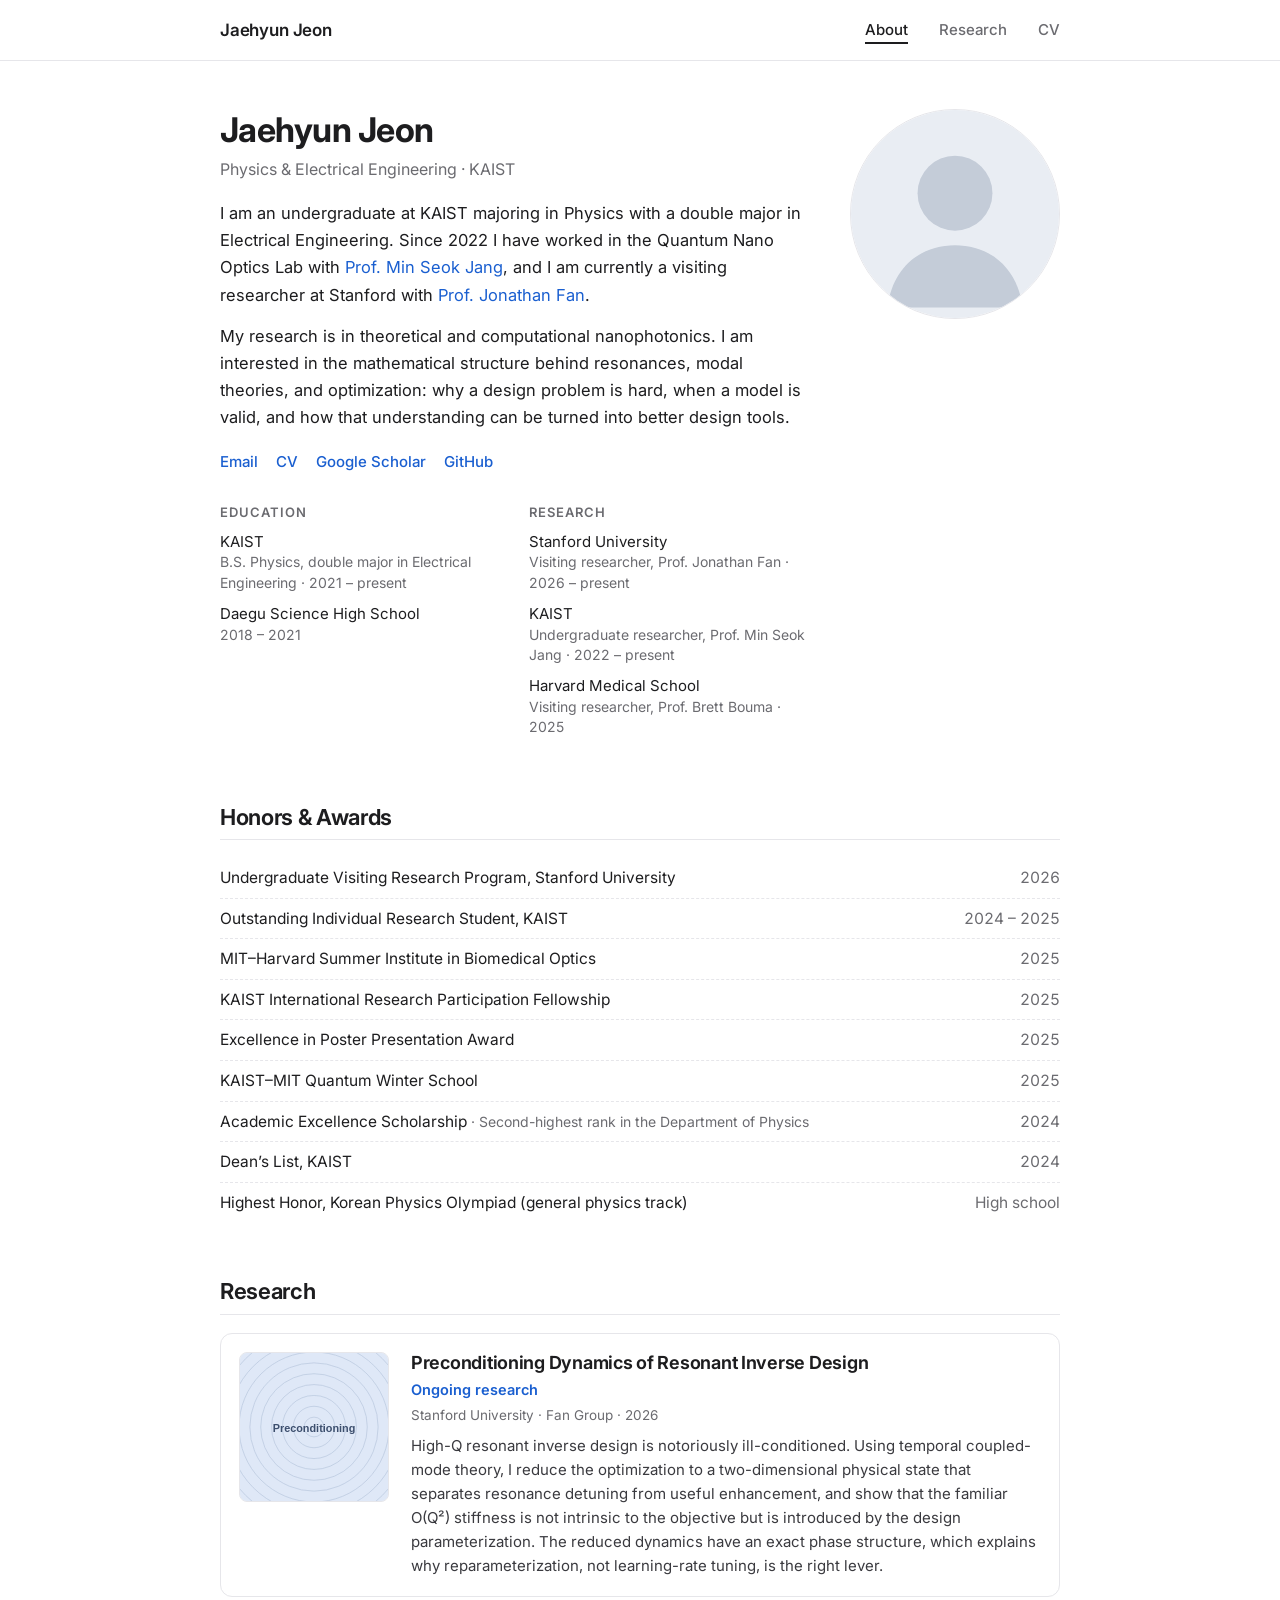
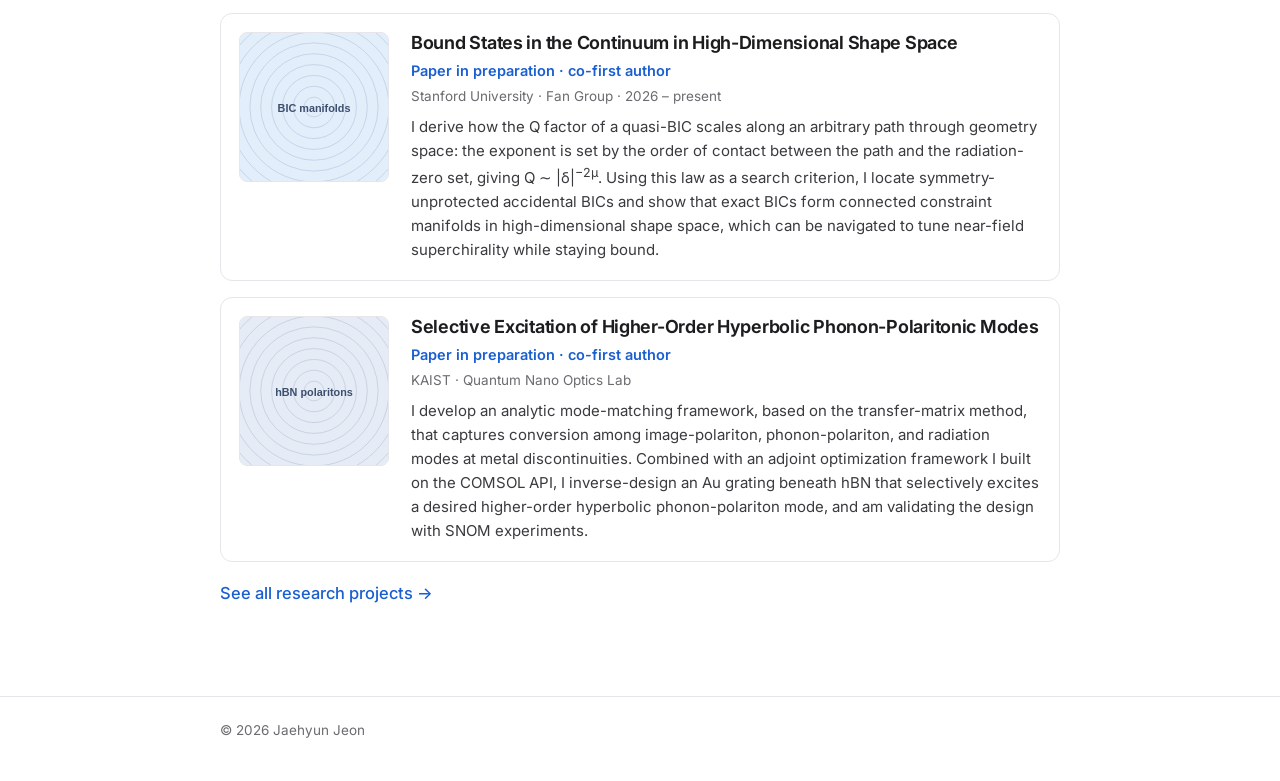
<file: index.html>
<!DOCTYPE html>
<html lang="en">
<head>
<meta charset="utf-8">
<meta name="viewport" content="width=device-width, initial-scale=1">
<meta name="robots" content="noindex, nofollow">
<title>Jaehyun Jeon</title>
<meta name="description" content="Jaehyun Jeon — nanophotonics, inverse design, and resonant physics.">
<link rel="icon" href="assets/img/favicon.svg" type="image/svg+xml">
<link rel="preconnect" href="https://fonts.googleapis.com"><link rel="preconnect" href="https://fonts.gstatic.com" crossorigin><link href="https://fonts.googleapis.com/css2?family=Inter:wght@400;500;600;700&display=swap" rel="stylesheet">
<link rel="stylesheet" href="assets/css/style.css">
</head>
<body>
<header class="site-header"><div class="wrap">
  <a class="site-title" href="index.html">Jaehyun Jeon</a>
  <nav class="nav">
    <a href="index.html" class="active">About</a>
    <a href="research.html">Research</a>
    <a href="assets/Jaehyun_Jeon_CV.pdf" target="_blank" rel="noopener">CV</a>
  </nav>
</div></header>
<main><div class="wrap">

<section class="intro">
  <div class="intro-text">
    <h1>Jaehyun Jeon</h1>
    <p class="tagline">Physics &amp; Electrical Engineering · KAIST</p>
    <p>I am an undergraduate at KAIST majoring in Physics with a double major in Electrical Engineering.
    Since 2022 I have worked in the Quantum Nano Optics Lab with
    <a href="https://jlab.kaist.ac.kr/" target="_blank" rel="noopener">Prof. Min Seok Jang</a>, and I am currently a visiting researcher at Stanford
    with <a href="https://fan.stanford.edu/" target="_blank" rel="noopener">Prof. Jonathan Fan</a>.</p>
    <p>My research is in theoretical and computational nanophotonics. I am interested in the mathematical structure behind
    resonances, modal theories, and optimization: why a design problem is hard, when a model is valid, and how that understanding
    can be turned into better design tools.</p>
    <div class="links">
      <a href="mailto:eric0664@kaist.ac.kr">Email</a>
      <a href="assets/Jaehyun_Jeon_CV.pdf" target="_blank" rel="noopener">CV</a>
      <a href="#" target="_blank" rel="noopener">Google Scholar</a>
      <a href="#" target="_blank" rel="noopener">GitHub</a>
    </div>

    <div class="mini-cols">
      <div class="mini">
        <h3>Education</h3>
        <ul>
          <li>KAIST<span class="sub">B.S. Physics, double major in Electrical Engineering · 2021 – present</span></li>
          <li>Daegu Science High School<span class="sub">2018 – 2021</span></li>
        </ul>
      </div>
      <div class="mini">
        <h3>Research</h3>
        <ul>
          <li>Stanford University<span class="sub">Visiting researcher, Prof. Jonathan Fan · 2026 – present</span></li>
          <li>KAIST<span class="sub">Undergraduate researcher, Prof. Min Seok Jang · 2022 – present</span></li>
          <li>Harvard Medical School<span class="sub">Visiting researcher, Prof. Brett Bouma · 2025</span></li>
        </ul>
      </div>
    </div>
  </div>
  <img class="profile" src="assets/img/profile.svg" alt="Jaehyun Jeon">
</section>

<h2 class="section">Honors &amp; Awards</h2>
<ul class="honors">
<li><span>Undergraduate Visiting Research Program, Stanford University</span><span class="date">2026</span></li>
<li><span>Outstanding Individual Research Student, KAIST</span><span class="date">2024 – 2025</span></li>
<li><span>MIT–Harvard Summer Institute in Biomedical Optics</span><span class="date">2025</span></li>
<li><span>KAIST International Research Participation Fellowship</span><span class="date">2025</span></li>
<li><span>Excellence in Poster Presentation Award</span><span class="date">2025</span></li>
<li><span>KAIST–MIT Quantum Winter School</span><span class="date">2025</span></li>
<li><span>Academic Excellence Scholarship <span class=note>· Second-highest rank in the Department of Physics</span></span><span class="date">2024</span></li>
<li><span>Dean’s List, KAIST</span><span class="date">2024</span></li>
<li><span>Highest Honor, Korean Physics Olympiad (general physics track)</span><span class="date">High school</span></li>
</ul>

<h2 class="section">Research</h2>
<div class="cards">
<a class="card" href="projects/preconditioning.html">
  <img class="thumb" src="assets/img/thumbs/preconditioning.svg" alt="">
  <div class="body">
    <h3>Preconditioning Dynamics of Resonant Inverse Design</h3>
    <p class="venue">Ongoing research</p>
    <p class="where">Stanford University · Fan Group · 2026</p>
    <p class="abstract">High-Q resonant inverse design is notoriously ill-conditioned. Using temporal coupled-mode theory, I reduce the optimization to a two-dimensional physical state that separates resonance detuning from useful enhancement, and show that the familiar O(Q²) stiffness is not intrinsic to the objective but is introduced by the design parameterization. The reduced dynamics have an exact phase structure, which explains why reparameterization, not learning-rate tuning, is the right lever.</p>
  </div>
</a>
<a class="card" href="projects/bic-manifolds.html">
  <img class="thumb" src="assets/img/thumbs/bic-manifolds.svg" alt="">
  <div class="body">
    <h3>Bound States in the Continuum in High-Dimensional Shape Space</h3>
    <p class="venue">Paper in preparation · co-first author</p>
    <p class="where">Stanford University · Fan Group · 2026 – present</p>
    <p class="abstract">I derive how the Q factor of a quasi-BIC scales along an arbitrary path through geometry space: the exponent is set by the order of contact between the path and the radiation-zero set, giving Q ∼ |δ|<sup>−2μ</sup>. Using this law as a search criterion, I locate symmetry-unprotected accidental BICs and show that exact BICs form connected constraint manifolds in high-dimensional shape space, which can be navigated to tune near-field superchirality while staying bound.</p>
  </div>
</a>
<a class="card" href="projects/hyperbolic-phonon-polaritons.html">
  <img class="thumb" src="assets/img/thumbs/hyperbolic-phonon-polaritons.svg" alt="">
  <div class="body">
    <h3>Selective Excitation of Higher-Order Hyperbolic Phonon-Polaritonic Modes</h3>
    <p class="venue">Paper in preparation · co-first author</p>
    <p class="where">KAIST · Quantum Nano Optics Lab</p>
    <p class="abstract">I develop an analytic mode-matching framework, based on the transfer-matrix method, that captures conversion among image-polariton, phonon-polariton, and radiation modes at metal discontinuities. Combined with an adjoint optimization framework I built on the COMSOL API, I inverse-design an Au grating beneath hBN that selectively excites a desired higher-order hyperbolic phonon-polariton mode, and am validating the design with SNOM experiments.</p>
  </div>
</a>
</div>
<p style="margin-top:18px;font-weight:500"><a href="research.html">See all research projects →</a></p>

</div></main>
<footer><div class="wrap">© 2026 Jaehyun Jeon</div></footer>
</body>
</html>
</file>
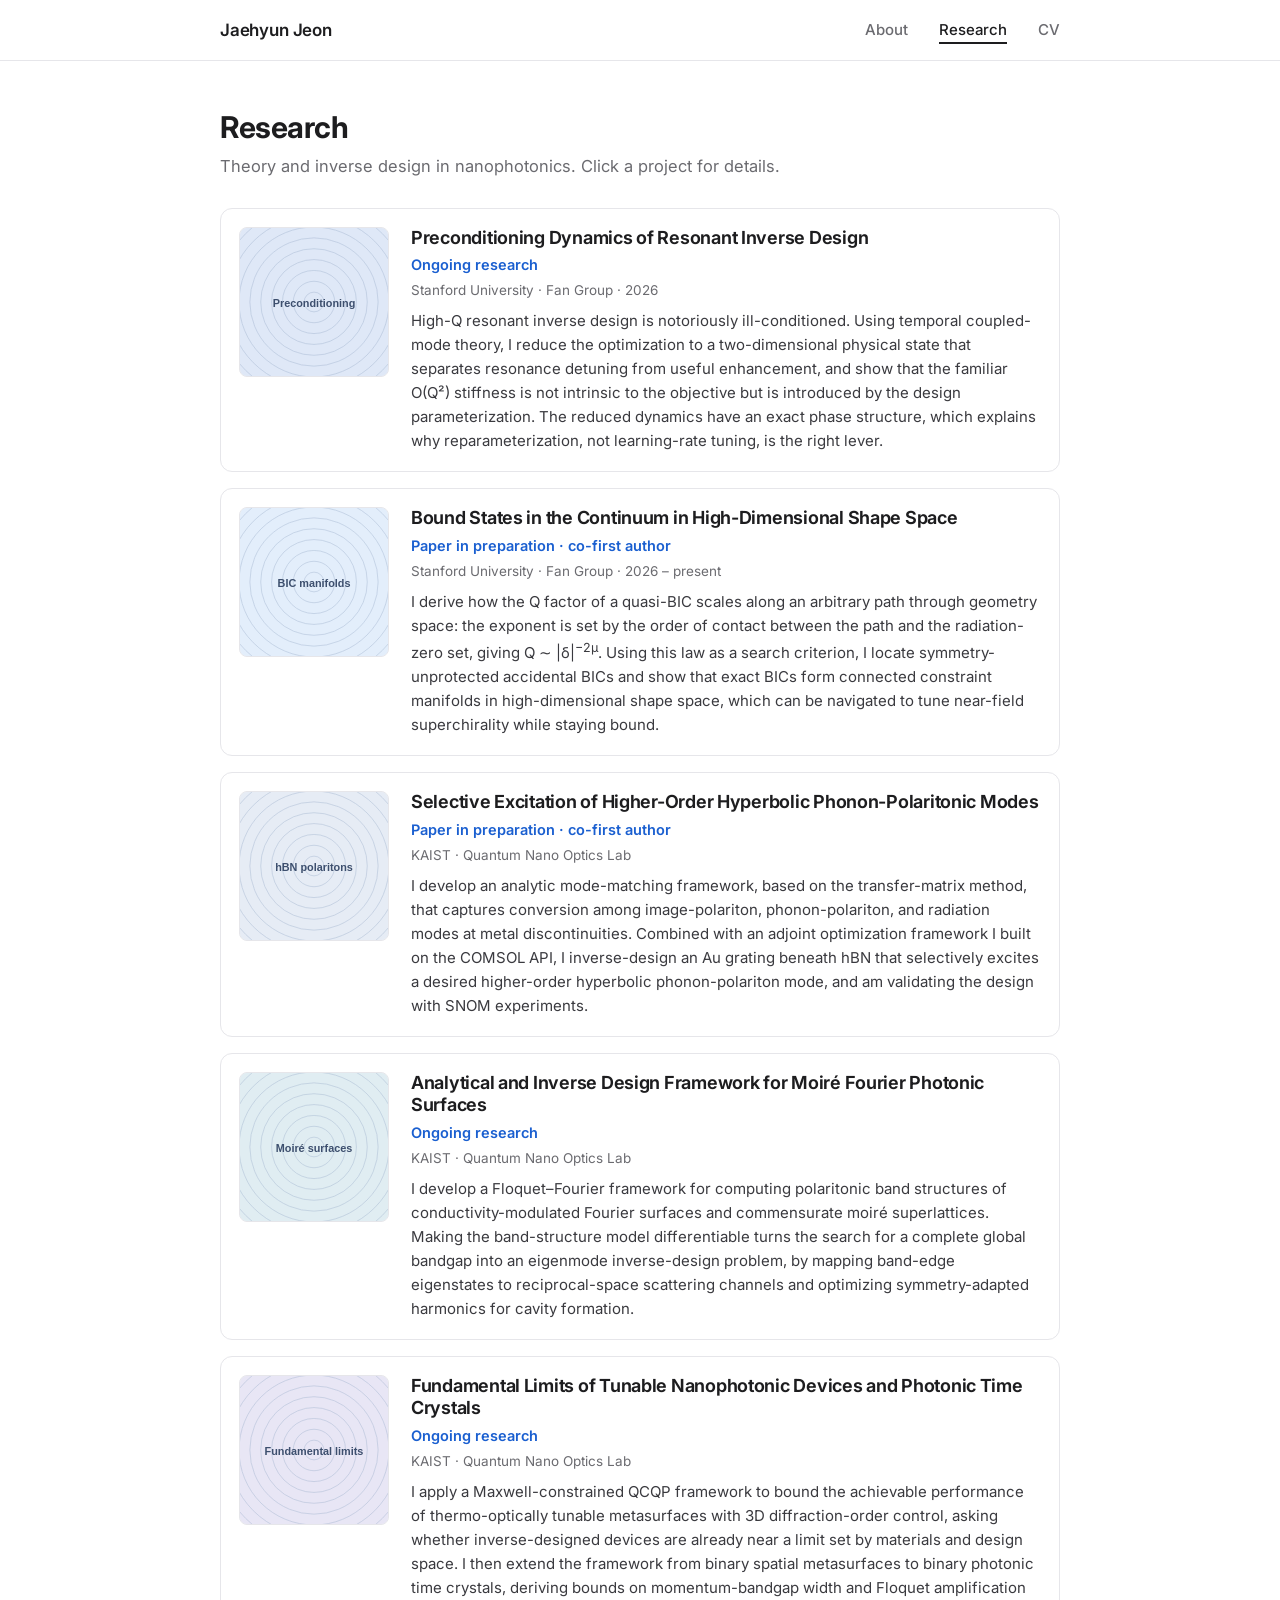
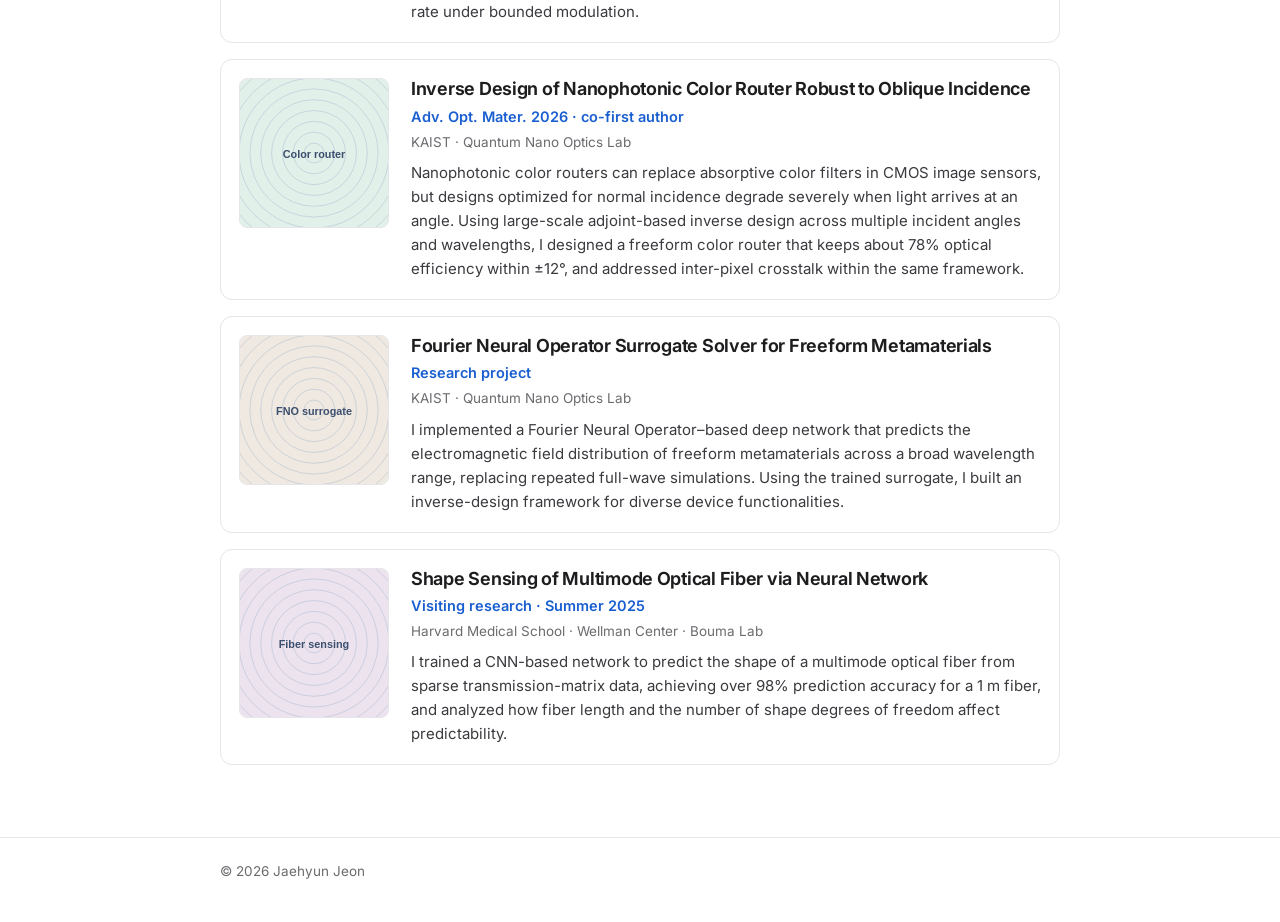
<file: research.html>
<!DOCTYPE html>
<html lang="en">
<head>
<meta charset="utf-8">
<meta name="viewport" content="width=device-width, initial-scale=1">
<meta name="robots" content="noindex, nofollow">
<title>Research · Jaehyun Jeon</title>
<meta name="description" content="Jaehyun Jeon — nanophotonics, inverse design, and resonant physics.">
<link rel="icon" href="assets/img/favicon.svg" type="image/svg+xml">
<link rel="preconnect" href="https://fonts.googleapis.com"><link rel="preconnect" href="https://fonts.gstatic.com" crossorigin><link href="https://fonts.googleapis.com/css2?family=Inter:wght@400;500;600;700&display=swap" rel="stylesheet">
<link rel="stylesheet" href="assets/css/style.css">
</head>
<body>
<header class="site-header"><div class="wrap">
  <a class="site-title" href="index.html">Jaehyun Jeon</a>
  <nav class="nav">
    <a href="index.html">About</a>
    <a href="research.html" class="active">Research</a>
    <a href="assets/Jaehyun_Jeon_CV.pdf" target="_blank" rel="noopener">CV</a>
  </nav>
</div></header>
<main><div class="wrap">

<div class="page-head">
  <h1>Research</h1>
  <p>Theory and inverse design in nanophotonics. Click a project for details.</p>
</div>
<div class="cards">
<a class="card" href="projects/preconditioning.html">
  <img class="thumb" src="assets/img/thumbs/preconditioning.svg" alt="">
  <div class="body">
    <h3>Preconditioning Dynamics of Resonant Inverse Design</h3>
    <p class="venue">Ongoing research</p>
    <p class="where">Stanford University · Fan Group · 2026</p>
    <p class="abstract">High-Q resonant inverse design is notoriously ill-conditioned. Using temporal coupled-mode theory, I reduce the optimization to a two-dimensional physical state that separates resonance detuning from useful enhancement, and show that the familiar O(Q²) stiffness is not intrinsic to the objective but is introduced by the design parameterization. The reduced dynamics have an exact phase structure, which explains why reparameterization, not learning-rate tuning, is the right lever.</p>
  </div>
</a>
<a class="card" href="projects/bic-manifolds.html">
  <img class="thumb" src="assets/img/thumbs/bic-manifolds.svg" alt="">
  <div class="body">
    <h3>Bound States in the Continuum in High-Dimensional Shape Space</h3>
    <p class="venue">Paper in preparation · co-first author</p>
    <p class="where">Stanford University · Fan Group · 2026 – present</p>
    <p class="abstract">I derive how the Q factor of a quasi-BIC scales along an arbitrary path through geometry space: the exponent is set by the order of contact between the path and the radiation-zero set, giving Q ∼ |δ|<sup>−2μ</sup>. Using this law as a search criterion, I locate symmetry-unprotected accidental BICs and show that exact BICs form connected constraint manifolds in high-dimensional shape space, which can be navigated to tune near-field superchirality while staying bound.</p>
  </div>
</a>
<a class="card" href="projects/hyperbolic-phonon-polaritons.html">
  <img class="thumb" src="assets/img/thumbs/hyperbolic-phonon-polaritons.svg" alt="">
  <div class="body">
    <h3>Selective Excitation of Higher-Order Hyperbolic Phonon-Polaritonic Modes</h3>
    <p class="venue">Paper in preparation · co-first author</p>
    <p class="where">KAIST · Quantum Nano Optics Lab</p>
    <p class="abstract">I develop an analytic mode-matching framework, based on the transfer-matrix method, that captures conversion among image-polariton, phonon-polariton, and radiation modes at metal discontinuities. Combined with an adjoint optimization framework I built on the COMSOL API, I inverse-design an Au grating beneath hBN that selectively excites a desired higher-order hyperbolic phonon-polariton mode, and am validating the design with SNOM experiments.</p>
  </div>
</a>
<a class="card" href="projects/moire-fourier-surfaces.html">
  <img class="thumb" src="assets/img/thumbs/moire-fourier-surfaces.svg" alt="">
  <div class="body">
    <h3>Analytical and Inverse Design Framework for Moiré Fourier Photonic Surfaces</h3>
    <p class="venue">Ongoing research</p>
    <p class="where">KAIST · Quantum Nano Optics Lab</p>
    <p class="abstract">I develop a Floquet–Fourier framework for computing polaritonic band structures of conductivity-modulated Fourier surfaces and commensurate moiré superlattices. Making the band-structure model differentiable turns the search for a complete global bandgap into an eigenmode inverse-design problem, by mapping band-edge eigenstates to reciprocal-space scattering channels and optimizing symmetry-adapted harmonics for cavity formation.</p>
  </div>
</a>
<a class="card" href="projects/fundamental-limits.html">
  <img class="thumb" src="assets/img/thumbs/fundamental-limits.svg" alt="">
  <div class="body">
    <h3>Fundamental Limits of Tunable Nanophotonic Devices and Photonic Time Crystals</h3>
    <p class="venue">Ongoing research</p>
    <p class="where">KAIST · Quantum Nano Optics Lab</p>
    <p class="abstract">I apply a Maxwell-constrained QCQP framework to bound the achievable performance of thermo-optically tunable metasurfaces with 3D diffraction-order control, asking whether inverse-designed devices are already near a limit set by materials and design space. I then extend the framework from binary spatial metasurfaces to binary photonic time crystals, deriving bounds on momentum-bandgap width and Floquet amplification rate under bounded modulation.</p>
  </div>
</a>
<a class="card" href="projects/color-router.html">
  <img class="thumb" src="assets/img/thumbs/color-router.svg" alt="">
  <div class="body">
    <h3>Inverse Design of Nanophotonic Color Router Robust to Oblique Incidence</h3>
    <p class="venue">Adv. Opt. Mater. 2026 · co-first author</p>
    <p class="where">KAIST · Quantum Nano Optics Lab</p>
    <p class="abstract">Nanophotonic color routers can replace absorptive color filters in CMOS image sensors, but designs optimized for normal incidence degrade severely when light arrives at an angle. Using large-scale adjoint-based inverse design across multiple incident angles and wavelengths, I designed a freeform color router that keeps about 78% optical efficiency within ±12°, and addressed inter-pixel crosstalk within the same framework.</p>
  </div>
</a>
<a class="card" href="projects/fno-surrogate.html">
  <img class="thumb" src="assets/img/thumbs/fno-surrogate.svg" alt="">
  <div class="body">
    <h3>Fourier Neural Operator Surrogate Solver for Freeform Metamaterials</h3>
    <p class="venue">Research project</p>
    <p class="where">KAIST · Quantum Nano Optics Lab</p>
    <p class="abstract">I implemented a Fourier Neural Operator–based deep network that predicts the electromagnetic field distribution of freeform metamaterials across a broad wavelength range, replacing repeated full-wave simulations. Using the trained surrogate, I built an inverse-design framework for diverse device functionalities.</p>
  </div>
</a>
<a class="card" href="projects/fiber-shape-sensing.html">
  <img class="thumb" src="assets/img/thumbs/fiber-shape-sensing.svg" alt="">
  <div class="body">
    <h3>Shape Sensing of Multimode Optical Fiber via Neural Network</h3>
    <p class="venue">Visiting research · Summer 2025</p>
    <p class="where">Harvard Medical School · Wellman Center · Bouma Lab</p>
    <p class="abstract">I trained a CNN-based network to predict the shape of a multimode optical fiber from sparse transmission-matrix data, achieving over 98% prediction accuracy for a 1 m fiber, and analyzed how fiber length and the number of shape degrees of freedom affect predictability.</p>
  </div>
</a>
</div>

</div></main>
<footer><div class="wrap">© 2026 Jaehyun Jeon</div></footer>
</body>
</html>
</file>
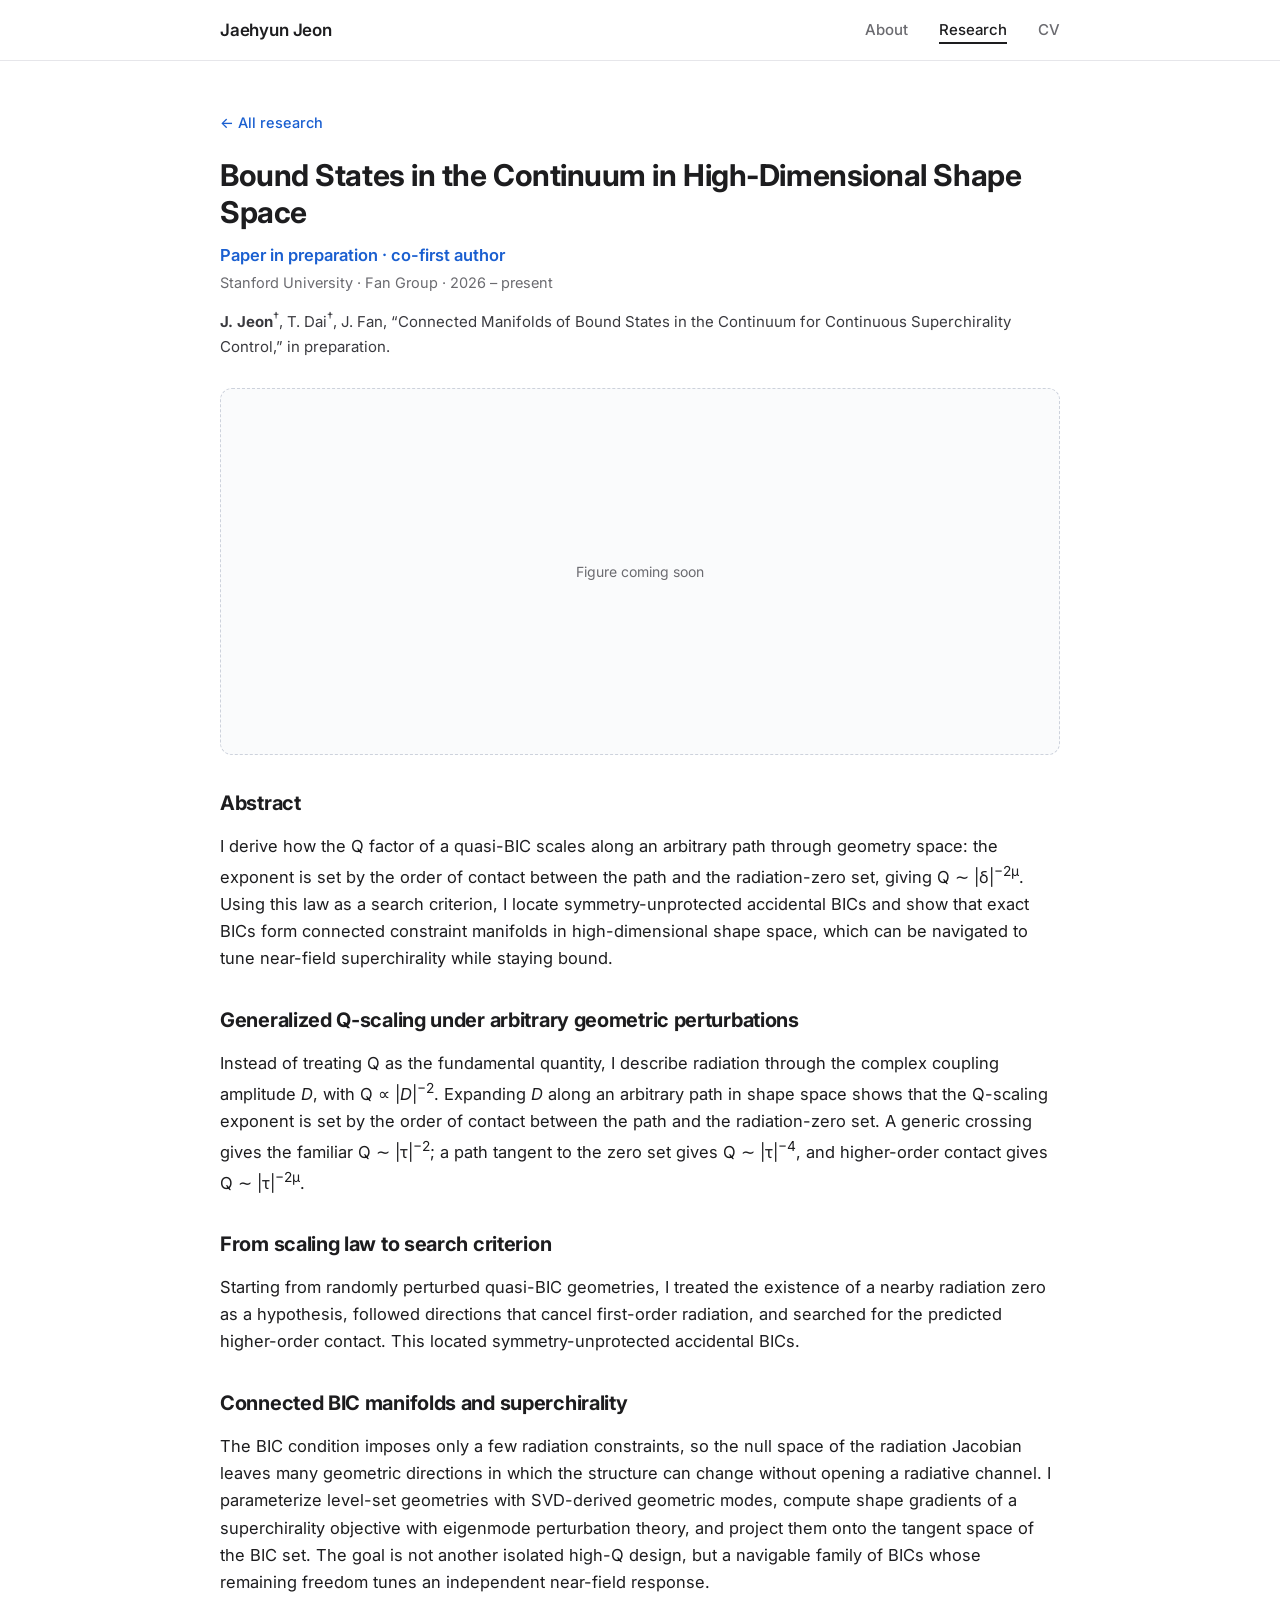
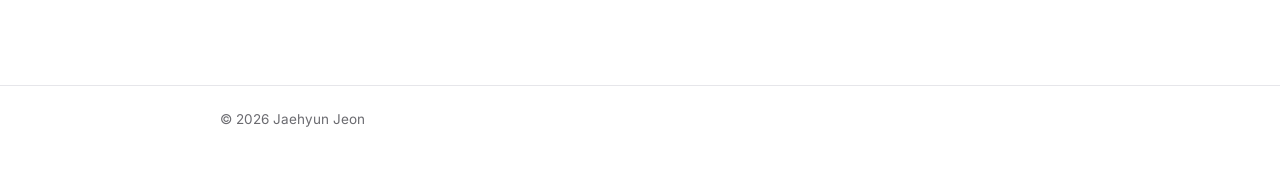
<file: projects/bic-manifolds.html>
<!DOCTYPE html>
<html lang="en">
<head>
<meta charset="utf-8">
<meta name="viewport" content="width=device-width, initial-scale=1">
<meta name="robots" content="noindex, nofollow">
<title>Bound States in the Continuum in High-Dimensional Shape Space · Jaehyun Jeon</title>
<meta name="description" content="I derive how the Q factor of a quasi-BIC scales along an arbitrary path through geometry space: the exponent is set by the order of contact between the pat">
<link rel="icon" href="../assets/img/favicon.svg" type="image/svg+xml">
<link rel="preconnect" href="https://fonts.googleapis.com"><link rel="preconnect" href="https://fonts.gstatic.com" crossorigin><link href="https://fonts.googleapis.com/css2?family=Inter:wght@400;500;600;700&display=swap" rel="stylesheet">
<link rel="stylesheet" href="../assets/css/style.css">
</head>
<body>
<header class="site-header"><div class="wrap">
  <a class="site-title" href="../index.html">Jaehyun Jeon</a>
  <nav class="nav">
    <a href="../index.html">About</a>
    <a href="../research.html" class="active">Research</a>
    <a href="../assets/Jaehyun_Jeon_CV.pdf" target="_blank" rel="noopener">CV</a>
  </nav>
</div></header>
<main><div class="wrap">

<a class="back" href="../research.html">← All research</a>
<article class="project">
  <h1>Bound States in the Continuum in High-Dimensional Shape Space</h1>
  <p class="venue">Paper in preparation · co-first author</p>
  <p class="where">Stanford University · Fan Group · 2026 – present</p>
  <p class="authors"><b>J. Jeon</b><sup>†</sup>, T. Dai<sup>†</sup>, J. Fan, “Connected Manifolds of Bound States in the Continuum for Continuous Superchirality Control,” in preparation.</p>
  
  <div class="figure-ph">Figure coming soon</div>
  <h2>Abstract</h2>
  <p>I derive how the Q factor of a quasi-BIC scales along an arbitrary path through geometry space: the exponent is set by the order of contact between the path and the radiation-zero set, giving Q ∼ |δ|<sup>−2μ</sup>. Using this law as a search criterion, I locate symmetry-unprotected accidental BICs and show that exact BICs form connected constraint manifolds in high-dimensional shape space, which can be navigated to tune near-field superchirality while staying bound.</p>
  
<h2>Generalized Q-scaling under arbitrary geometric perturbations</h2>
<p>Instead of treating Q as the fundamental quantity, I describe radiation through the complex coupling amplitude <i>D</i>, with
Q ∝ |<i>D</i>|<sup>−2</sup>. Expanding <i>D</i> along an arbitrary path in shape space shows that the Q-scaling exponent is set by
the order of contact between the path and the radiation-zero set. A generic crossing gives the familiar Q ∼ |τ|<sup>−2</sup>;
a path tangent to the zero set gives Q ∼ |τ|<sup>−4</sup>, and higher-order contact gives Q ∼ |τ|<sup>−2μ</sup>.</p>
<h2>From scaling law to search criterion</h2>
<p>Starting from randomly perturbed quasi-BIC geometries, I treated the existence of a nearby radiation zero as a hypothesis,
followed directions that cancel first-order radiation, and searched for the predicted higher-order contact. This located
symmetry-unprotected accidental BICs.</p>
<h2>Connected BIC manifolds and superchirality</h2>
<p>The BIC condition imposes only a few radiation constraints, so the null space of the radiation Jacobian leaves many geometric
directions in which the structure can change without opening a radiative channel. I parameterize level-set geometries with
SVD-derived geometric modes, compute shape gradients of a superchirality objective with eigenmode perturbation theory, and
project them onto the tangent space of the BIC set. The goal is not another isolated high-Q design, but a navigable family of
BICs whose remaining freedom tunes an independent near-field response.</p>

</article>

</div></main>
<footer><div class="wrap">© 2026 Jaehyun Jeon</div></footer>
</body>
</html>
</file>
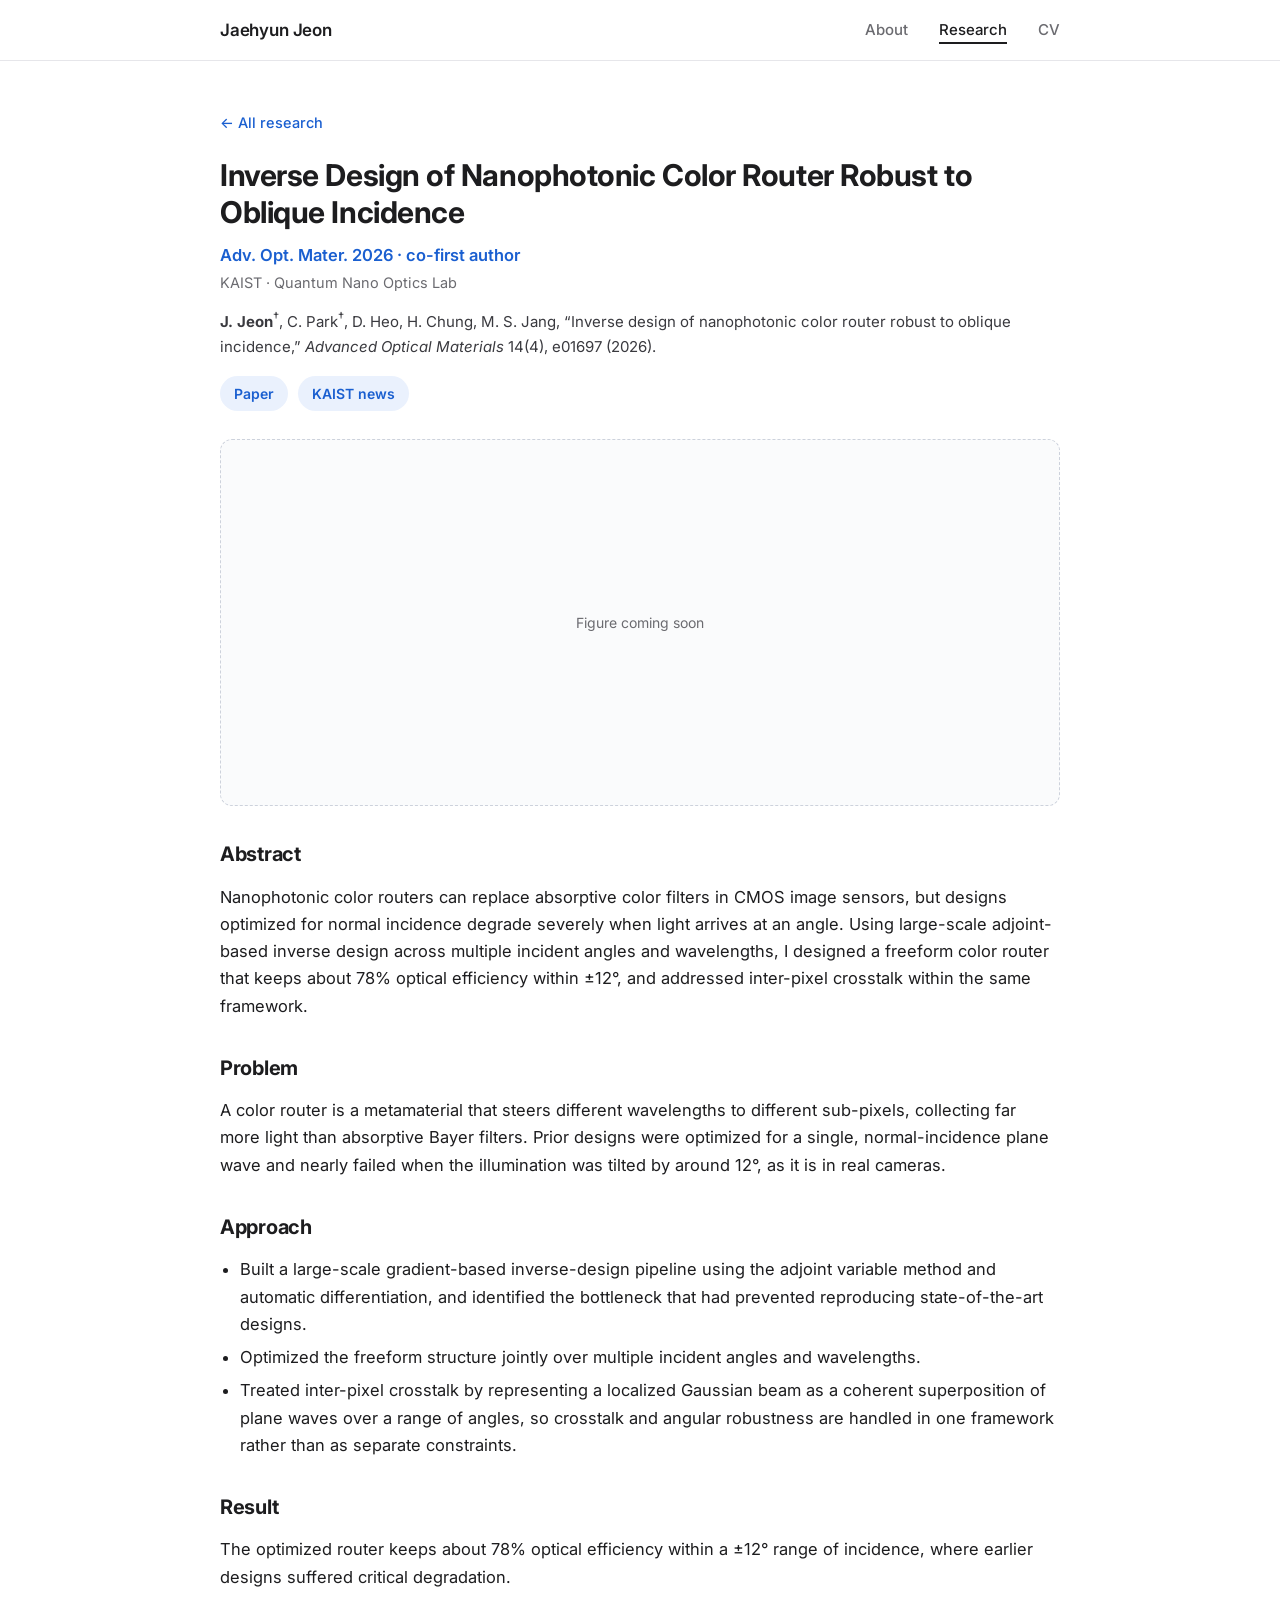
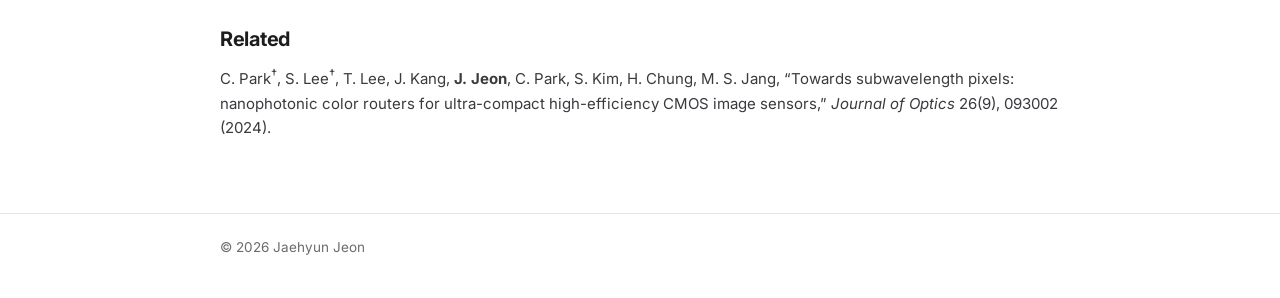
<file: projects/color-router.html>
<!DOCTYPE html>
<html lang="en">
<head>
<meta charset="utf-8">
<meta name="viewport" content="width=device-width, initial-scale=1">
<meta name="robots" content="noindex, nofollow">
<title>Inverse Design of Nanophotonic Color Router Robust to Oblique Incidence · Jaehyun Jeon</title>
<meta name="description" content="Nanophotonic color routers can replace absorptive color filters in CMOS image sensors, but designs optimized for normal incidence degrade severely when lig">
<link rel="icon" href="../assets/img/favicon.svg" type="image/svg+xml">
<link rel="preconnect" href="https://fonts.googleapis.com"><link rel="preconnect" href="https://fonts.gstatic.com" crossorigin><link href="https://fonts.googleapis.com/css2?family=Inter:wght@400;500;600;700&display=swap" rel="stylesheet">
<link rel="stylesheet" href="../assets/css/style.css">
</head>
<body>
<header class="site-header"><div class="wrap">
  <a class="site-title" href="../index.html">Jaehyun Jeon</a>
  <nav class="nav">
    <a href="../index.html">About</a>
    <a href="../research.html" class="active">Research</a>
    <a href="../assets/Jaehyun_Jeon_CV.pdf" target="_blank" rel="noopener">CV</a>
  </nav>
</div></header>
<main><div class="wrap">

<a class="back" href="../research.html">← All research</a>
<article class="project">
  <h1>Inverse Design of Nanophotonic Color Router Robust to Oblique Incidence</h1>
  <p class="venue">Adv. Opt. Mater. 2026 · co-first author</p>
  <p class="where">KAIST · Quantum Nano Optics Lab</p>
  <p class="authors"><b>J. Jeon</b><sup>†</sup>, C. Park<sup>†</sup>, D. Heo, H. Chung, M. S. Jang, “Inverse design of nanophotonic color router robust to oblique incidence,” <i>Advanced Optical Materials</i> 14(4), e01697 (2026).</p>
  <div class="btns"><a class="btn" href="https://doi.org/10.1002/adom.202501697" target="_blank" rel="noopener">Paper</a><a class="btn" href="https://ee.kaist.ac.kr/en/research-achieve/professor-min-seok-jangs-team-overcomes-limitations-of-existing-image-sensors-clear-colors-even-under-oblique-light/" target="_blank" rel="noopener">KAIST news</a></div>
  <div class="figure-ph">Figure coming soon</div>
  <h2>Abstract</h2>
  <p>Nanophotonic color routers can replace absorptive color filters in CMOS image sensors, but designs optimized for normal incidence degrade severely when light arrives at an angle. Using large-scale adjoint-based inverse design across multiple incident angles and wavelengths, I designed a freeform color router that keeps about 78% optical efficiency within ±12°, and addressed inter-pixel crosstalk within the same framework.</p>
  
<h2>Problem</h2>
<p>A color router is a metamaterial that steers different wavelengths to different sub-pixels, collecting far more light than
absorptive Bayer filters. Prior designs were optimized for a single, normal-incidence plane wave and nearly failed when the
illumination was tilted by around 12°, as it is in real cameras.</p>
<h2>Approach</h2>
<ul>
<li>Built a large-scale gradient-based inverse-design pipeline using the adjoint variable method and automatic differentiation, and identified the bottleneck that had prevented reproducing state-of-the-art designs.</li>
<li>Optimized the freeform structure jointly over multiple incident angles and wavelengths.</li>
<li>Treated inter-pixel crosstalk by representing a localized Gaussian beam as a coherent superposition of plane waves over a range of angles, so crosstalk and angular robustness are handled in one framework rather than as separate constraints.</li>
</ul>
<h2>Result</h2>
<p>The optimized router keeps about 78% optical efficiency within a ±12° range of incidence, where earlier designs suffered critical degradation.</p>
<h2>Related</h2>
<p class="authors">C. Park<sup>†</sup>, S. Lee<sup>†</sup>, T. Lee, J. Kang, <b>J. Jeon</b>, C. Park, S. Kim, H. Chung, M. S. Jang, “Towards subwavelength pixels: nanophotonic color routers for ultra-compact high-efficiency CMOS image sensors,” <i>Journal of Optics</i> 26(9), 093002 (2024).</p>

</article>

</div></main>
<footer><div class="wrap">© 2026 Jaehyun Jeon</div></footer>
</body>
</html>
</file>
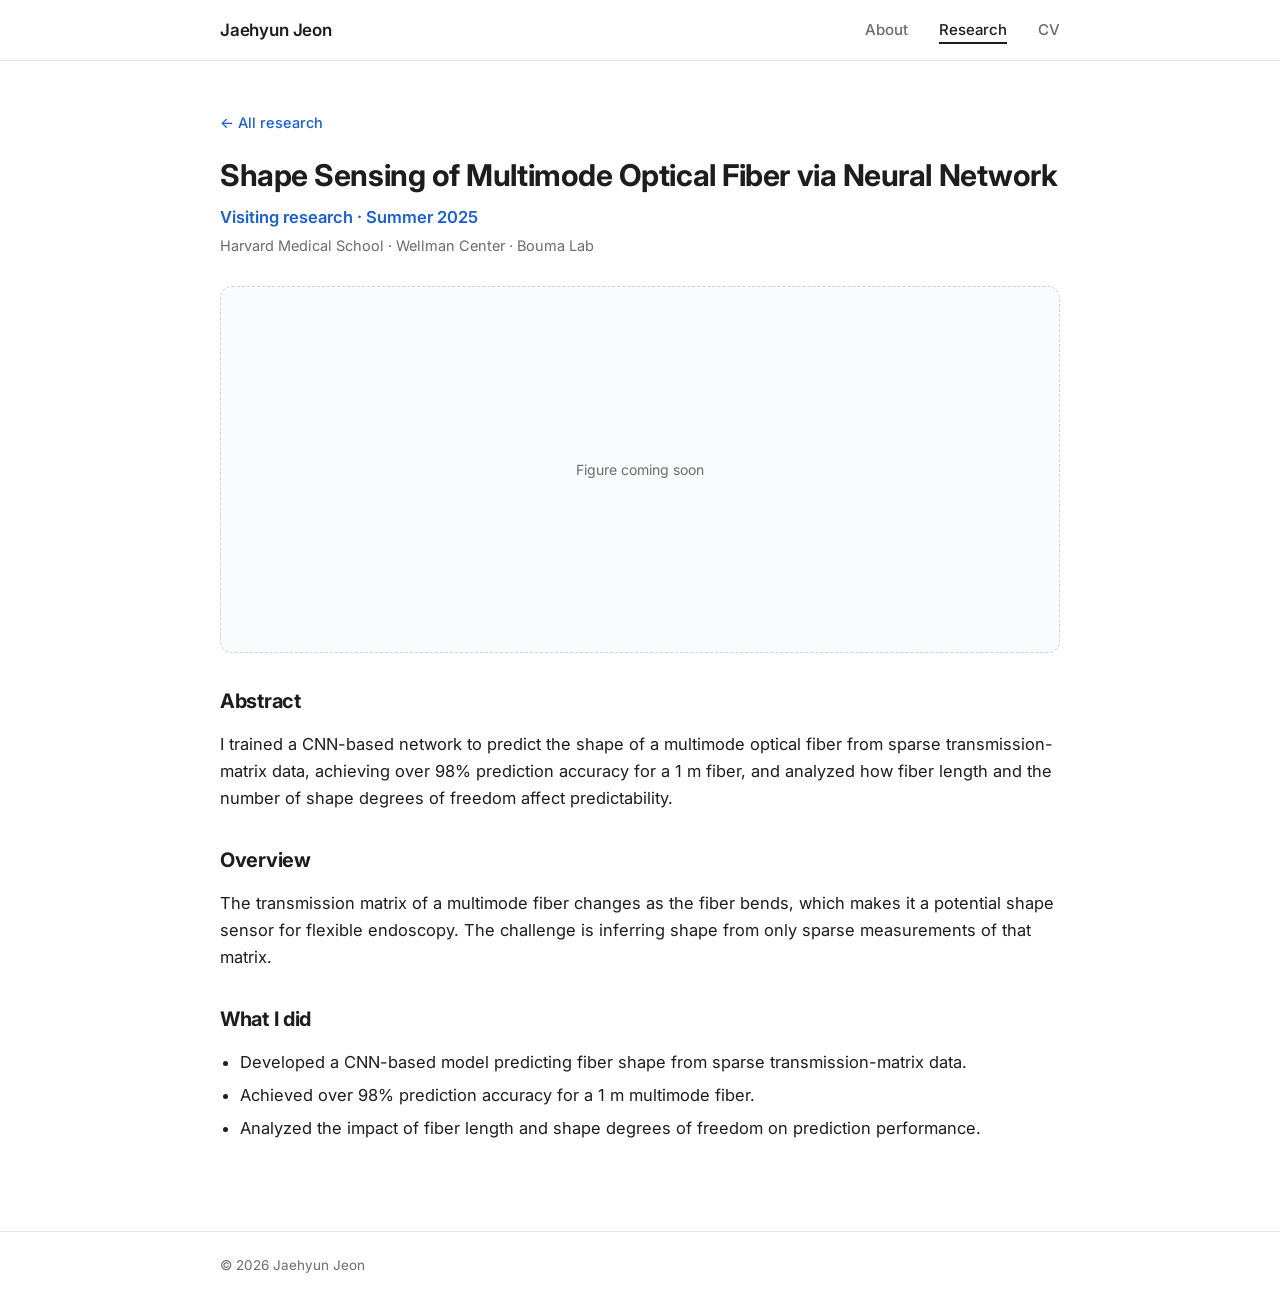
<file: projects/fiber-shape-sensing.html>
<!DOCTYPE html>
<html lang="en">
<head>
<meta charset="utf-8">
<meta name="viewport" content="width=device-width, initial-scale=1">
<meta name="robots" content="noindex, nofollow">
<title>Shape Sensing of Multimode Optical Fiber via Neural Network · Jaehyun Jeon</title>
<meta name="description" content="I trained a CNN-based network to predict the shape of a multimode optical fiber from sparse transmission-matrix data, achieving over 98% prediction accurac">
<link rel="icon" href="../assets/img/favicon.svg" type="image/svg+xml">
<link rel="preconnect" href="https://fonts.googleapis.com"><link rel="preconnect" href="https://fonts.gstatic.com" crossorigin><link href="https://fonts.googleapis.com/css2?family=Inter:wght@400;500;600;700&display=swap" rel="stylesheet">
<link rel="stylesheet" href="../assets/css/style.css">
</head>
<body>
<header class="site-header"><div class="wrap">
  <a class="site-title" href="../index.html">Jaehyun Jeon</a>
  <nav class="nav">
    <a href="../index.html">About</a>
    <a href="../research.html" class="active">Research</a>
    <a href="../assets/Jaehyun_Jeon_CV.pdf" target="_blank" rel="noopener">CV</a>
  </nav>
</div></header>
<main><div class="wrap">

<a class="back" href="../research.html">← All research</a>
<article class="project">
  <h1>Shape Sensing of Multimode Optical Fiber via Neural Network</h1>
  <p class="venue">Visiting research · Summer 2025</p>
  <p class="where">Harvard Medical School · Wellman Center · Bouma Lab</p>
  
  
  <div class="figure-ph">Figure coming soon</div>
  <h2>Abstract</h2>
  <p>I trained a CNN-based network to predict the shape of a multimode optical fiber from sparse transmission-matrix data, achieving over 98% prediction accuracy for a 1 m fiber, and analyzed how fiber length and the number of shape degrees of freedom affect predictability.</p>
  
<h2>Overview</h2>
<p>The transmission matrix of a multimode fiber changes as the fiber bends, which makes it a potential shape sensor for
flexible endoscopy. The challenge is inferring shape from only sparse measurements of that matrix.</p>
<h2>What I did</h2>
<ul>
<li>Developed a CNN-based model predicting fiber shape from sparse transmission-matrix data.</li>
<li>Achieved over 98% prediction accuracy for a 1 m multimode fiber.</li>
<li>Analyzed the impact of fiber length and shape degrees of freedom on prediction performance.</li>
</ul>

</article>

</div></main>
<footer><div class="wrap">© 2026 Jaehyun Jeon</div></footer>
</body>
</html>
</file>
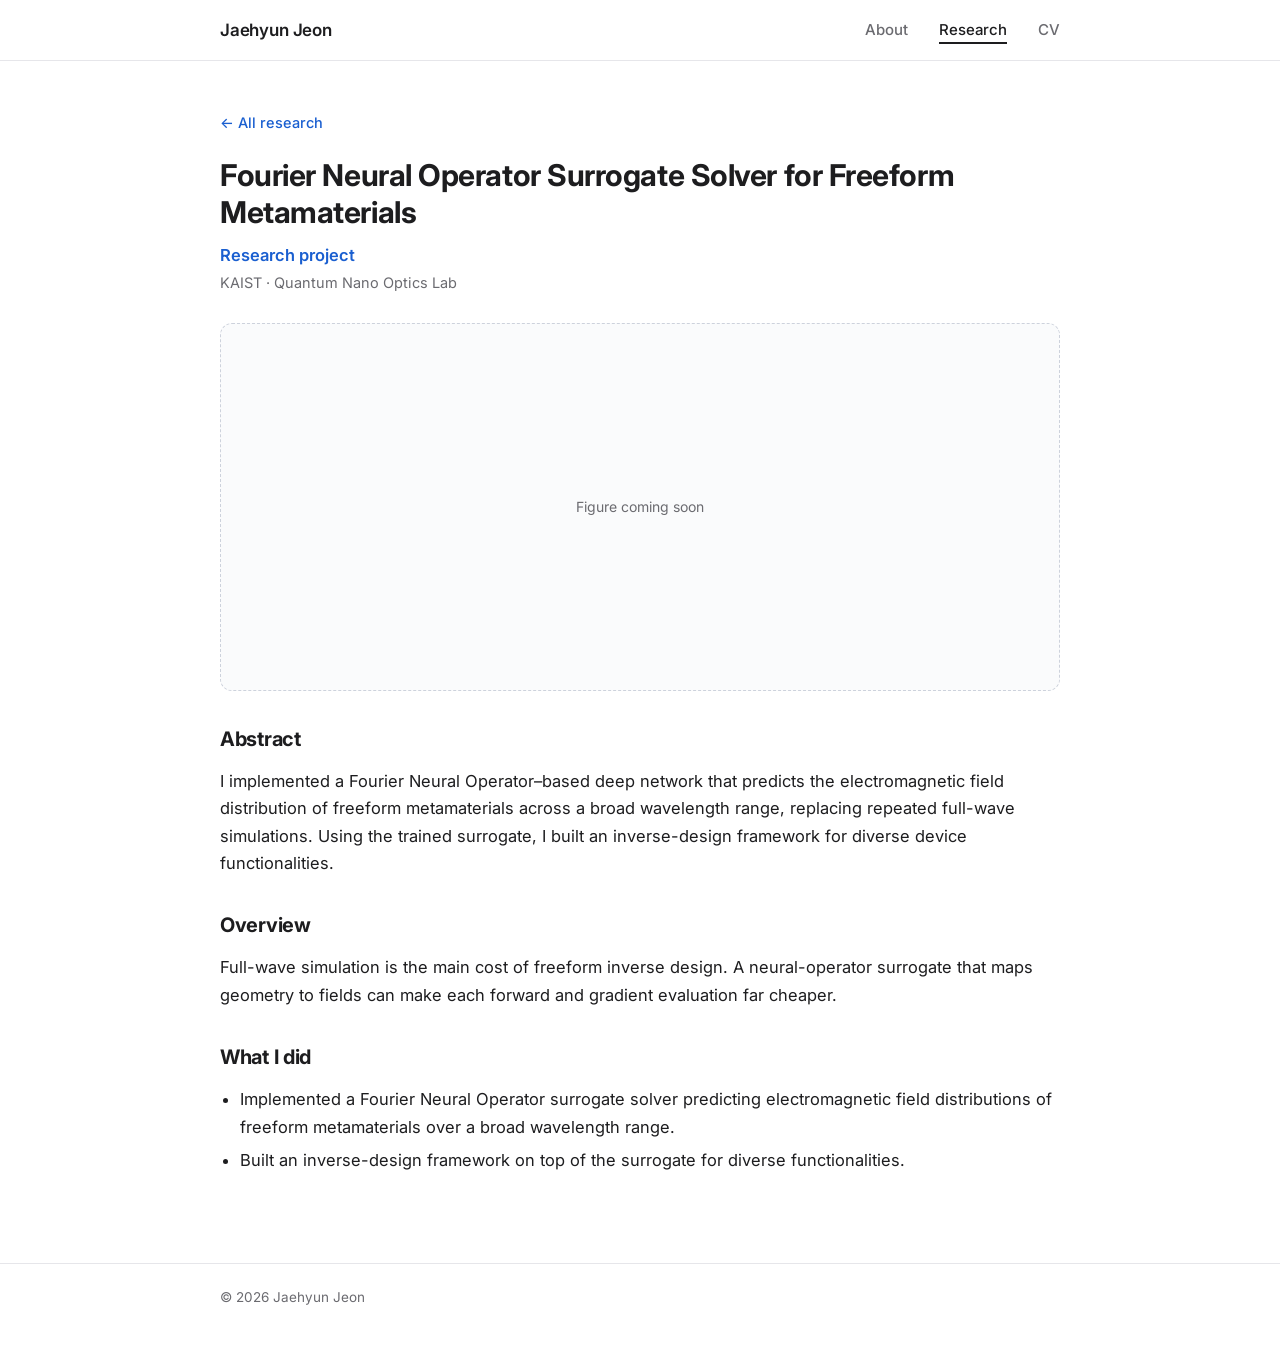
<file: projects/fno-surrogate.html>
<!DOCTYPE html>
<html lang="en">
<head>
<meta charset="utf-8">
<meta name="viewport" content="width=device-width, initial-scale=1">
<meta name="robots" content="noindex, nofollow">
<title>Fourier Neural Operator Surrogate Solver for Freeform Metamaterials · Jaehyun Jeon</title>
<meta name="description" content="I implemented a Fourier Neural Operator–based deep network that predicts the electromagnetic field distribution of freeform metamaterials across a broad wa">
<link rel="icon" href="../assets/img/favicon.svg" type="image/svg+xml">
<link rel="preconnect" href="https://fonts.googleapis.com"><link rel="preconnect" href="https://fonts.gstatic.com" crossorigin><link href="https://fonts.googleapis.com/css2?family=Inter:wght@400;500;600;700&display=swap" rel="stylesheet">
<link rel="stylesheet" href="../assets/css/style.css">
</head>
<body>
<header class="site-header"><div class="wrap">
  <a class="site-title" href="../index.html">Jaehyun Jeon</a>
  <nav class="nav">
    <a href="../index.html">About</a>
    <a href="../research.html" class="active">Research</a>
    <a href="../assets/Jaehyun_Jeon_CV.pdf" target="_blank" rel="noopener">CV</a>
  </nav>
</div></header>
<main><div class="wrap">

<a class="back" href="../research.html">← All research</a>
<article class="project">
  <h1>Fourier Neural Operator Surrogate Solver for Freeform Metamaterials</h1>
  <p class="venue">Research project</p>
  <p class="where">KAIST · Quantum Nano Optics Lab</p>
  
  
  <div class="figure-ph">Figure coming soon</div>
  <h2>Abstract</h2>
  <p>I implemented a Fourier Neural Operator–based deep network that predicts the electromagnetic field distribution of freeform metamaterials across a broad wavelength range, replacing repeated full-wave simulations. Using the trained surrogate, I built an inverse-design framework for diverse device functionalities.</p>
  
<h2>Overview</h2>
<p>Full-wave simulation is the main cost of freeform inverse design. A neural-operator surrogate that maps geometry to fields
can make each forward and gradient evaluation far cheaper.</p>
<h2>What I did</h2>
<ul>
<li>Implemented a Fourier Neural Operator surrogate solver predicting electromagnetic field distributions of freeform metamaterials over a broad wavelength range.</li>
<li>Built an inverse-design framework on top of the surrogate for diverse functionalities.</li>
</ul>

</article>

</div></main>
<footer><div class="wrap">© 2026 Jaehyun Jeon</div></footer>
</body>
</html>
</file>
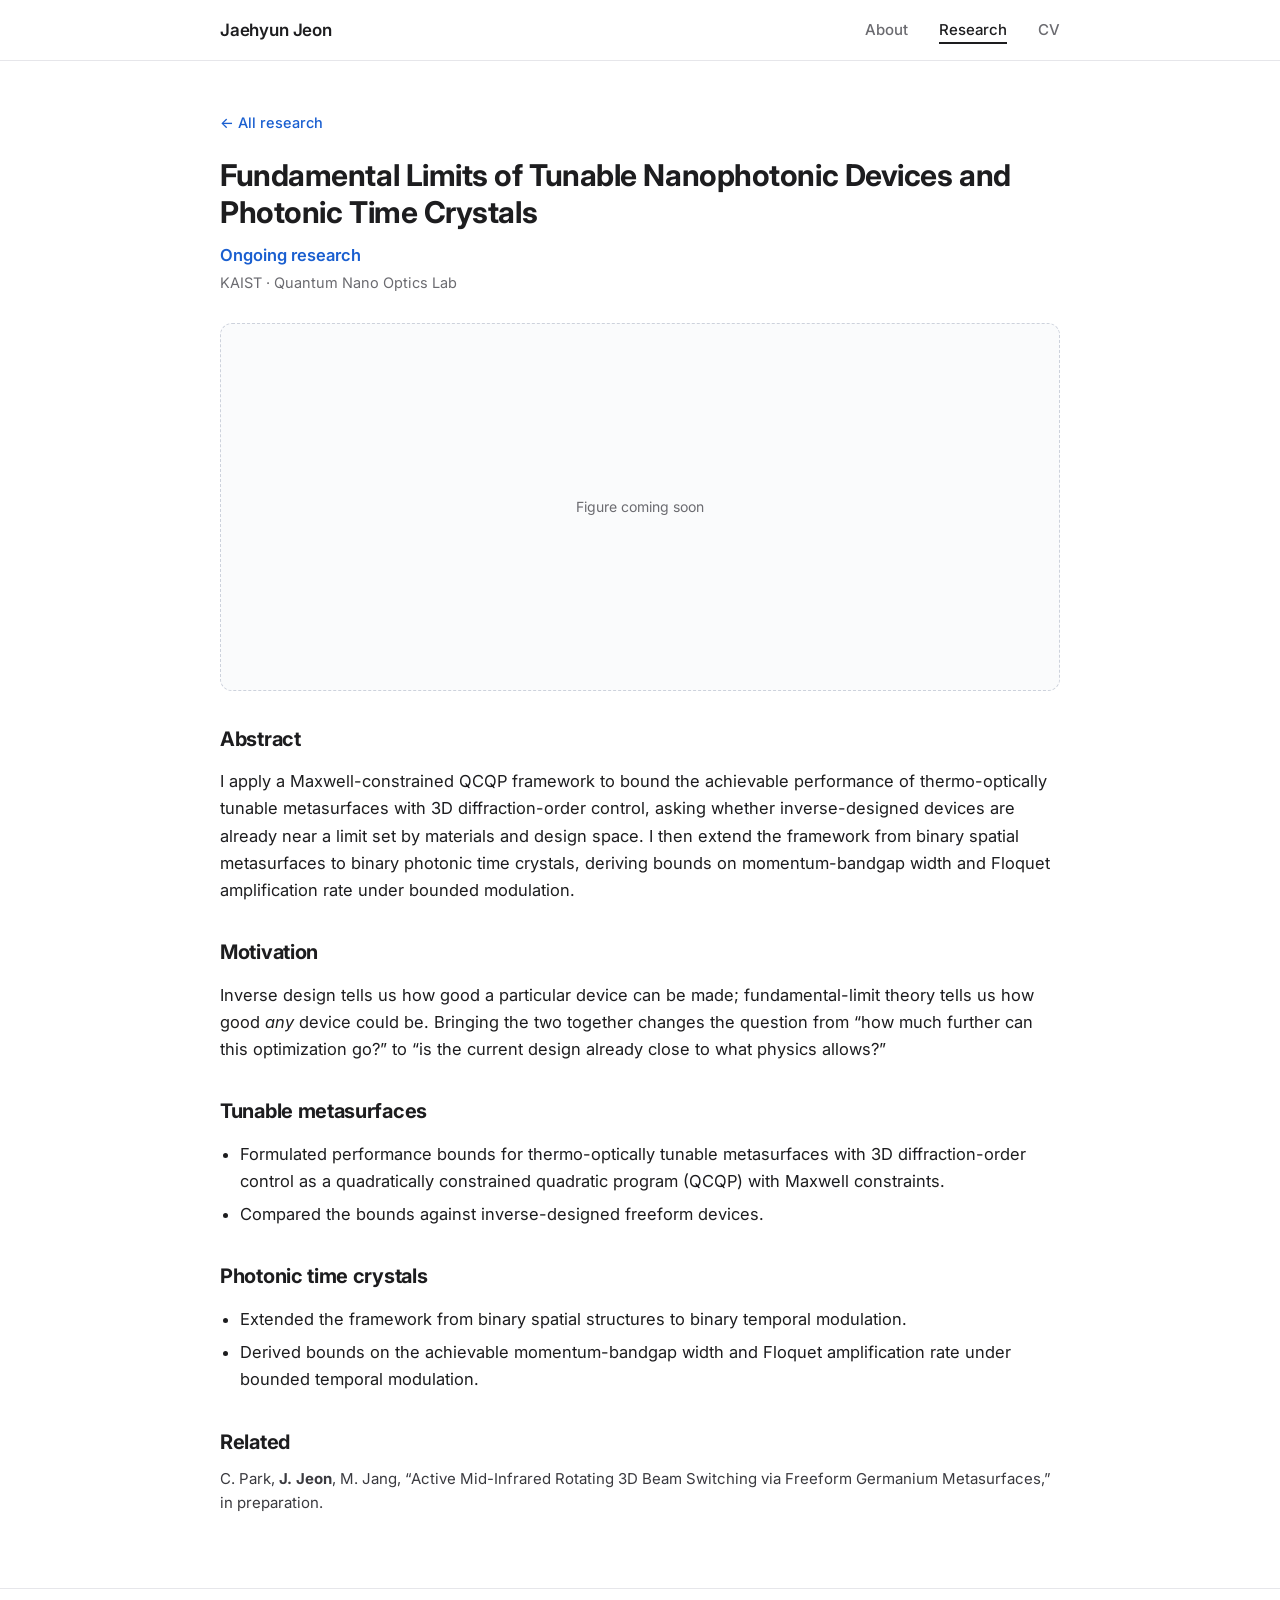
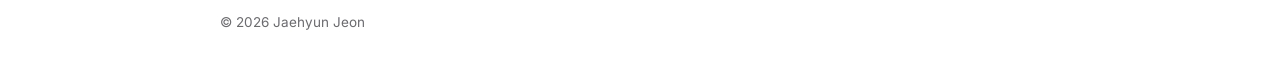
<file: projects/fundamental-limits.html>
<!DOCTYPE html>
<html lang="en">
<head>
<meta charset="utf-8">
<meta name="viewport" content="width=device-width, initial-scale=1">
<meta name="robots" content="noindex, nofollow">
<title>Fundamental Limits of Tunable Nanophotonic Devices and Photonic Time Crystals · Jaehyun Jeon</title>
<meta name="description" content="I apply a Maxwell-constrained QCQP framework to bound the achievable performance of thermo-optically tunable metasurfaces with 3D diffraction-order control">
<link rel="icon" href="../assets/img/favicon.svg" type="image/svg+xml">
<link rel="preconnect" href="https://fonts.googleapis.com"><link rel="preconnect" href="https://fonts.gstatic.com" crossorigin><link href="https://fonts.googleapis.com/css2?family=Inter:wght@400;500;600;700&display=swap" rel="stylesheet">
<link rel="stylesheet" href="../assets/css/style.css">
</head>
<body>
<header class="site-header"><div class="wrap">
  <a class="site-title" href="../index.html">Jaehyun Jeon</a>
  <nav class="nav">
    <a href="../index.html">About</a>
    <a href="../research.html" class="active">Research</a>
    <a href="../assets/Jaehyun_Jeon_CV.pdf" target="_blank" rel="noopener">CV</a>
  </nav>
</div></header>
<main><div class="wrap">

<a class="back" href="../research.html">← All research</a>
<article class="project">
  <h1>Fundamental Limits of Tunable Nanophotonic Devices and Photonic Time Crystals</h1>
  <p class="venue">Ongoing research</p>
  <p class="where">KAIST · Quantum Nano Optics Lab</p>
  
  
  <div class="figure-ph">Figure coming soon</div>
  <h2>Abstract</h2>
  <p>I apply a Maxwell-constrained QCQP framework to bound the achievable performance of thermo-optically tunable metasurfaces with 3D diffraction-order control, asking whether inverse-designed devices are already near a limit set by materials and design space. I then extend the framework from binary spatial metasurfaces to binary photonic time crystals, deriving bounds on momentum-bandgap width and Floquet amplification rate under bounded modulation.</p>
  
<h2>Motivation</h2>
<p>Inverse design tells us how good a particular device can be made; fundamental-limit theory tells us how good <i>any</i> device
could be. Bringing the two together changes the question from “how much further can this optimization go?” to “is the current
design already close to what physics allows?”</p>
<h2>Tunable metasurfaces</h2>
<ul>
<li>Formulated performance bounds for thermo-optically tunable metasurfaces with 3D diffraction-order control as a quadratically constrained quadratic program (QCQP) with Maxwell constraints.</li>
<li>Compared the bounds against inverse-designed freeform devices.</li>
</ul>
<h2>Photonic time crystals</h2>
<ul>
<li>Extended the framework from binary spatial structures to binary temporal modulation.</li>
<li>Derived bounds on the achievable momentum-bandgap width and Floquet amplification rate under bounded temporal modulation.</li>
</ul>
<h2>Related</h2>
<p class="authors">C. Park, <b>J. Jeon</b>, M. Jang, “Active Mid-Infrared Rotating 3D Beam Switching via Freeform Germanium Metasurfaces,” in preparation.</p>

</article>

</div></main>
<footer><div class="wrap">© 2026 Jaehyun Jeon</div></footer>
</body>
</html>
</file>
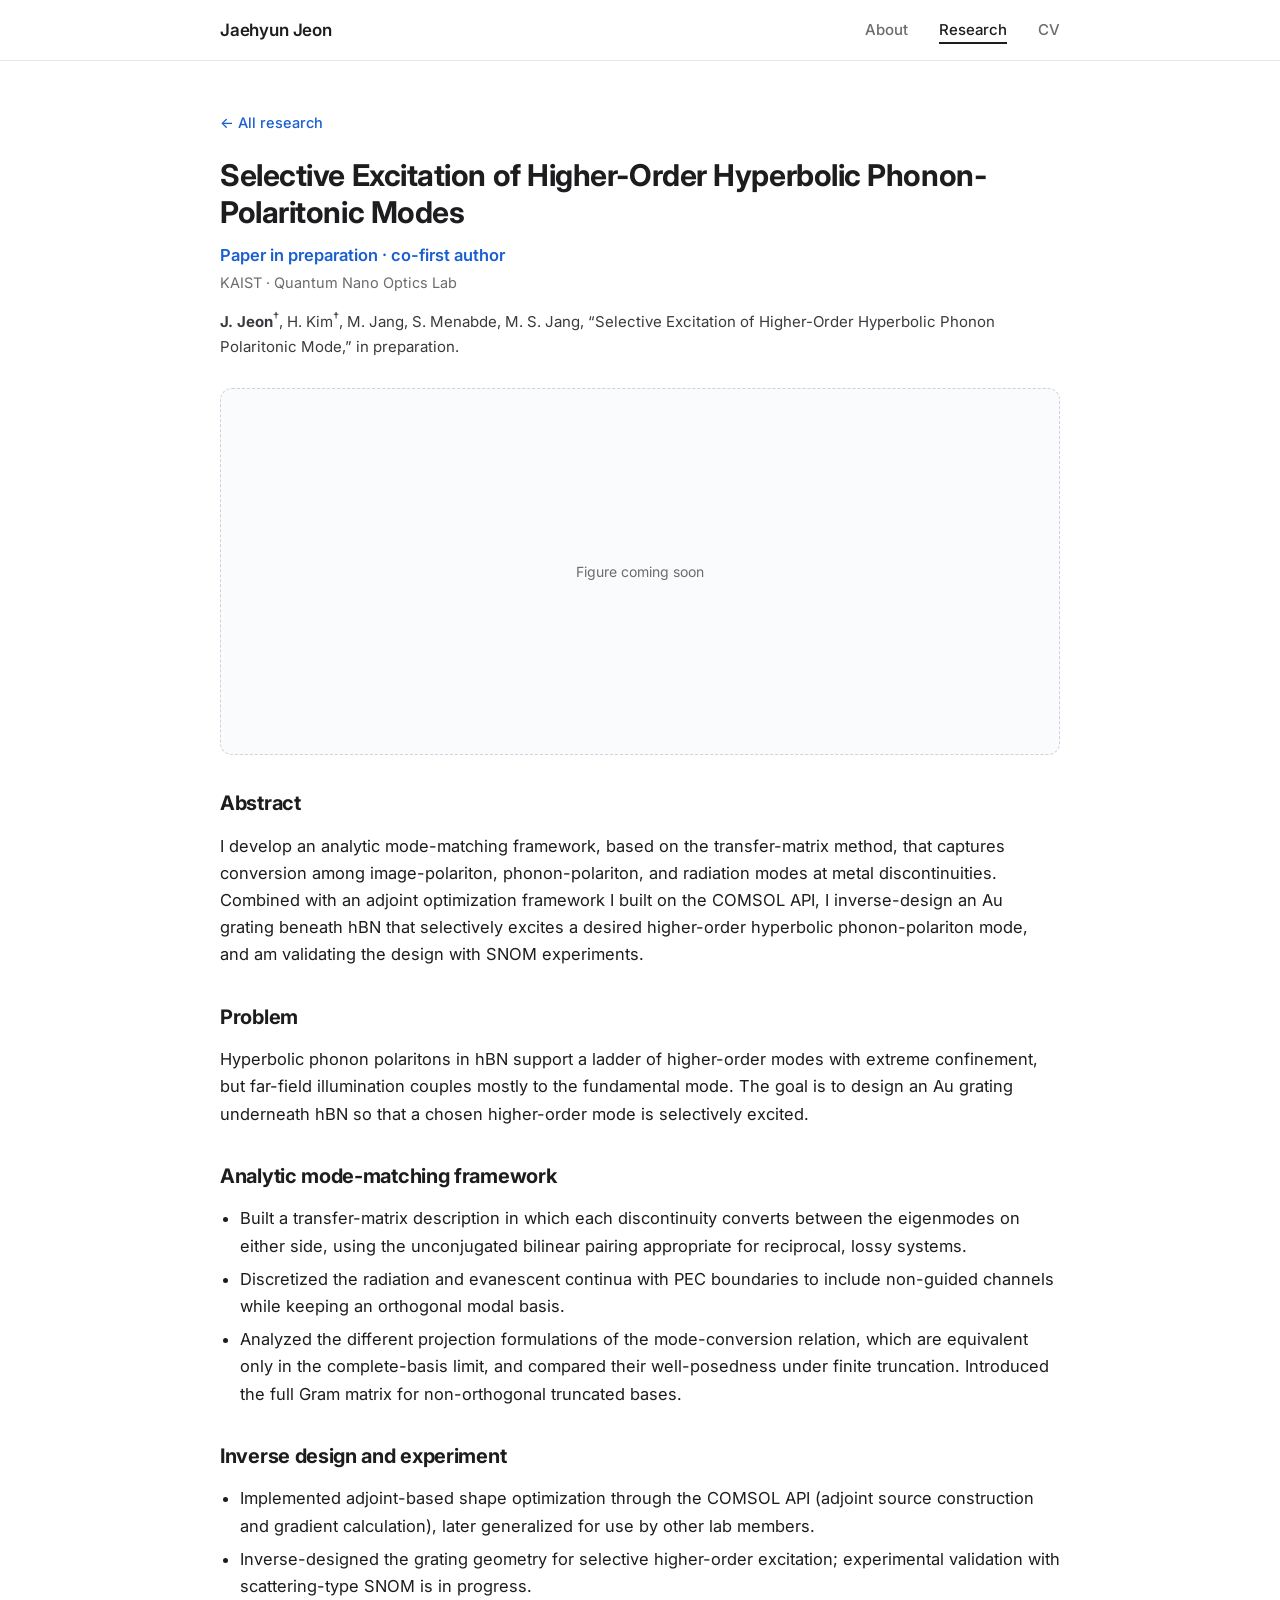
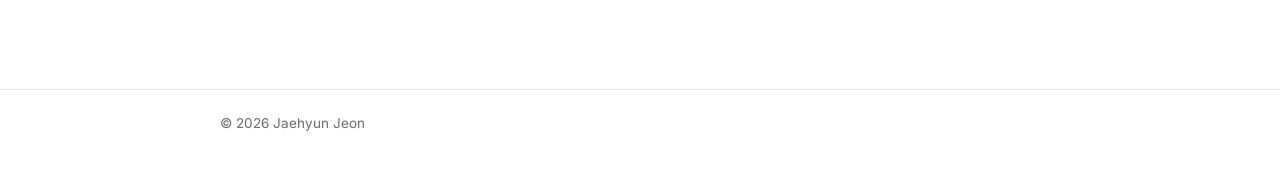
<file: projects/hyperbolic-phonon-polaritons.html>
<!DOCTYPE html>
<html lang="en">
<head>
<meta charset="utf-8">
<meta name="viewport" content="width=device-width, initial-scale=1">
<meta name="robots" content="noindex, nofollow">
<title>Selective Excitation of Higher-Order Hyperbolic Phonon-Polaritonic Modes · Jaehyun Jeon</title>
<meta name="description" content="I develop an analytic mode-matching framework, based on the transfer-matrix method, that captures conversion among image-polariton, phonon-polariton, and r">
<link rel="icon" href="../assets/img/favicon.svg" type="image/svg+xml">
<link rel="preconnect" href="https://fonts.googleapis.com"><link rel="preconnect" href="https://fonts.gstatic.com" crossorigin><link href="https://fonts.googleapis.com/css2?family=Inter:wght@400;500;600;700&display=swap" rel="stylesheet">
<link rel="stylesheet" href="../assets/css/style.css">
</head>
<body>
<header class="site-header"><div class="wrap">
  <a class="site-title" href="../index.html">Jaehyun Jeon</a>
  <nav class="nav">
    <a href="../index.html">About</a>
    <a href="../research.html" class="active">Research</a>
    <a href="../assets/Jaehyun_Jeon_CV.pdf" target="_blank" rel="noopener">CV</a>
  </nav>
</div></header>
<main><div class="wrap">

<a class="back" href="../research.html">← All research</a>
<article class="project">
  <h1>Selective Excitation of Higher-Order Hyperbolic Phonon-Polaritonic Modes</h1>
  <p class="venue">Paper in preparation · co-first author</p>
  <p class="where">KAIST · Quantum Nano Optics Lab</p>
  <p class="authors"><b>J. Jeon</b><sup>†</sup>, H. Kim<sup>†</sup>, M. Jang, S. Menabde, M. S. Jang, “Selective Excitation of Higher-Order Hyperbolic Phonon Polaritonic Mode,” in preparation.</p>
  
  <div class="figure-ph">Figure coming soon</div>
  <h2>Abstract</h2>
  <p>I develop an analytic mode-matching framework, based on the transfer-matrix method, that captures conversion among image-polariton, phonon-polariton, and radiation modes at metal discontinuities. Combined with an adjoint optimization framework I built on the COMSOL API, I inverse-design an Au grating beneath hBN that selectively excites a desired higher-order hyperbolic phonon-polariton mode, and am validating the design with SNOM experiments.</p>
  
<h2>Problem</h2>
<p>Hyperbolic phonon polaritons in hBN support a ladder of higher-order modes with extreme confinement, but far-field
illumination couples mostly to the fundamental mode. The goal is to design an Au grating underneath hBN so that a chosen
higher-order mode is selectively excited.</p>
<h2>Analytic mode-matching framework</h2>
<ul>
<li>Built a transfer-matrix description in which each discontinuity converts between the eigenmodes on either side, using the unconjugated bilinear pairing appropriate for reciprocal, lossy systems.</li>
<li>Discretized the radiation and evanescent continua with PEC boundaries to include non-guided channels while keeping an orthogonal modal basis.</li>
<li>Analyzed the different projection formulations of the mode-conversion relation, which are equivalent only in the complete-basis limit, and compared their well-posedness under finite truncation. Introduced the full Gram matrix for non-orthogonal truncated bases.</li>
</ul>
<h2>Inverse design and experiment</h2>
<ul>
<li>Implemented adjoint-based shape optimization through the COMSOL API (adjoint source construction and gradient calculation), later generalized for use by other lab members.</li>
<li>Inverse-designed the grating geometry for selective higher-order excitation; experimental validation with scattering-type SNOM is in progress.</li>
</ul>

</article>

</div></main>
<footer><div class="wrap">© 2026 Jaehyun Jeon</div></footer>
</body>
</html>
</file>
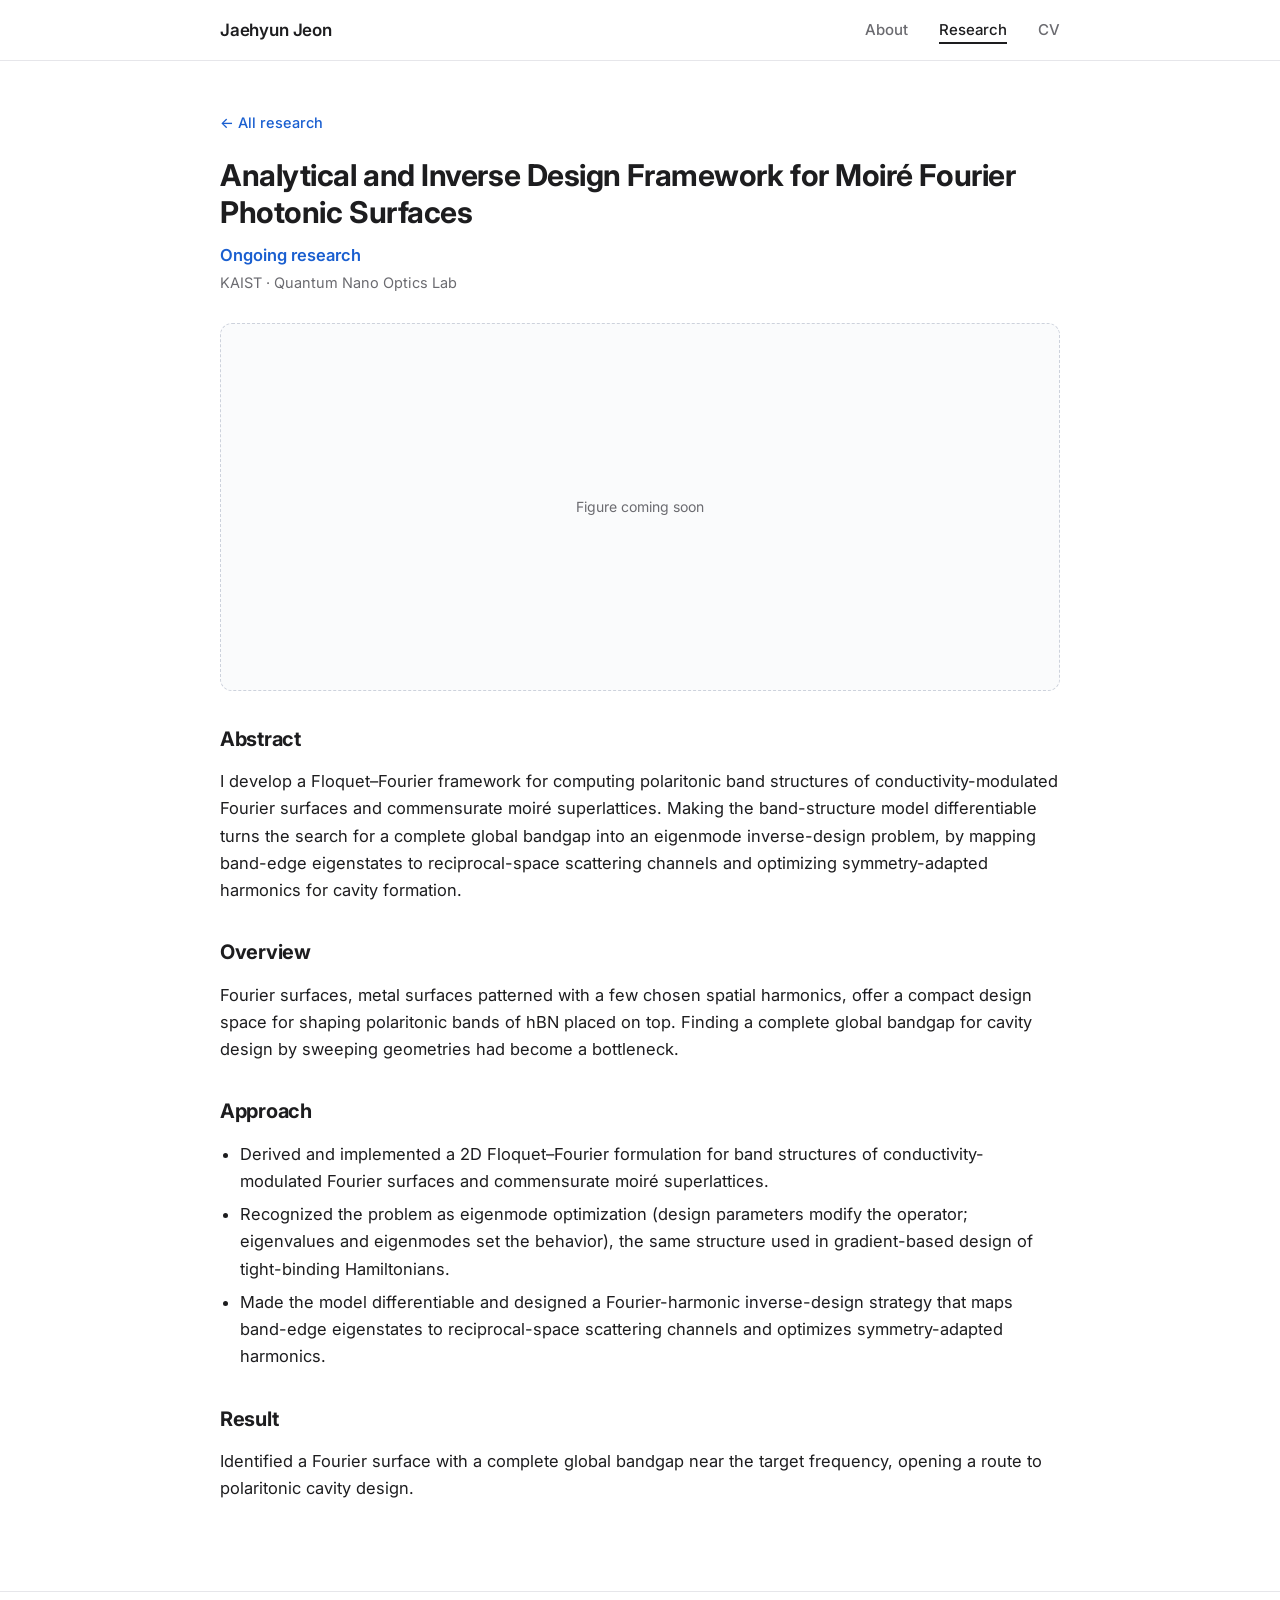
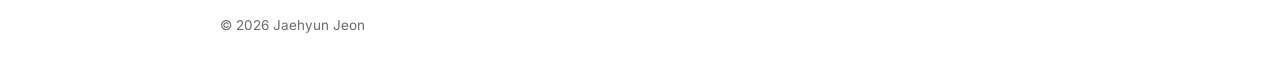
<file: projects/moire-fourier-surfaces.html>
<!DOCTYPE html>
<html lang="en">
<head>
<meta charset="utf-8">
<meta name="viewport" content="width=device-width, initial-scale=1">
<meta name="robots" content="noindex, nofollow">
<title>Analytical and Inverse Design Framework for Moiré Fourier Photonic Surfaces · Jaehyun Jeon</title>
<meta name="description" content="I develop a Floquet–Fourier framework for computing polaritonic band structures of conductivity-modulated Fourier surfaces and commensurate moiré superlatt">
<link rel="icon" href="../assets/img/favicon.svg" type="image/svg+xml">
<link rel="preconnect" href="https://fonts.googleapis.com"><link rel="preconnect" href="https://fonts.gstatic.com" crossorigin><link href="https://fonts.googleapis.com/css2?family=Inter:wght@400;500;600;700&display=swap" rel="stylesheet">
<link rel="stylesheet" href="../assets/css/style.css">
</head>
<body>
<header class="site-header"><div class="wrap">
  <a class="site-title" href="../index.html">Jaehyun Jeon</a>
  <nav class="nav">
    <a href="../index.html">About</a>
    <a href="../research.html" class="active">Research</a>
    <a href="../assets/Jaehyun_Jeon_CV.pdf" target="_blank" rel="noopener">CV</a>
  </nav>
</div></header>
<main><div class="wrap">

<a class="back" href="../research.html">← All research</a>
<article class="project">
  <h1>Analytical and Inverse Design Framework for Moiré Fourier Photonic Surfaces</h1>
  <p class="venue">Ongoing research</p>
  <p class="where">KAIST · Quantum Nano Optics Lab</p>
  
  
  <div class="figure-ph">Figure coming soon</div>
  <h2>Abstract</h2>
  <p>I develop a Floquet–Fourier framework for computing polaritonic band structures of conductivity-modulated Fourier surfaces and commensurate moiré superlattices. Making the band-structure model differentiable turns the search for a complete global bandgap into an eigenmode inverse-design problem, by mapping band-edge eigenstates to reciprocal-space scattering channels and optimizing symmetry-adapted harmonics for cavity formation.</p>
  
<h2>Overview</h2>
<p>Fourier surfaces, metal surfaces patterned with a few chosen spatial harmonics, offer a compact design space for shaping
polaritonic bands of hBN placed on top. Finding a complete global bandgap for cavity design by sweeping geometries had become a bottleneck.</p>
<h2>Approach</h2>
<ul>
<li>Derived and implemented a 2D Floquet–Fourier formulation for band structures of conductivity-modulated Fourier surfaces and commensurate moiré superlattices.</li>
<li>Recognized the problem as eigenmode optimization (design parameters modify the operator; eigenvalues and eigenmodes set the behavior), the same structure used in gradient-based design of tight-binding Hamiltonians.</li>
<li>Made the model differentiable and designed a Fourier-harmonic inverse-design strategy that maps band-edge eigenstates to reciprocal-space scattering channels and optimizes symmetry-adapted harmonics.</li>
</ul>
<h2>Result</h2>
<p>Identified a Fourier surface with a complete global bandgap near the target frequency, opening a route to polaritonic cavity design.</p>

</article>

</div></main>
<footer><div class="wrap">© 2026 Jaehyun Jeon</div></footer>
</body>
</html>
</file>
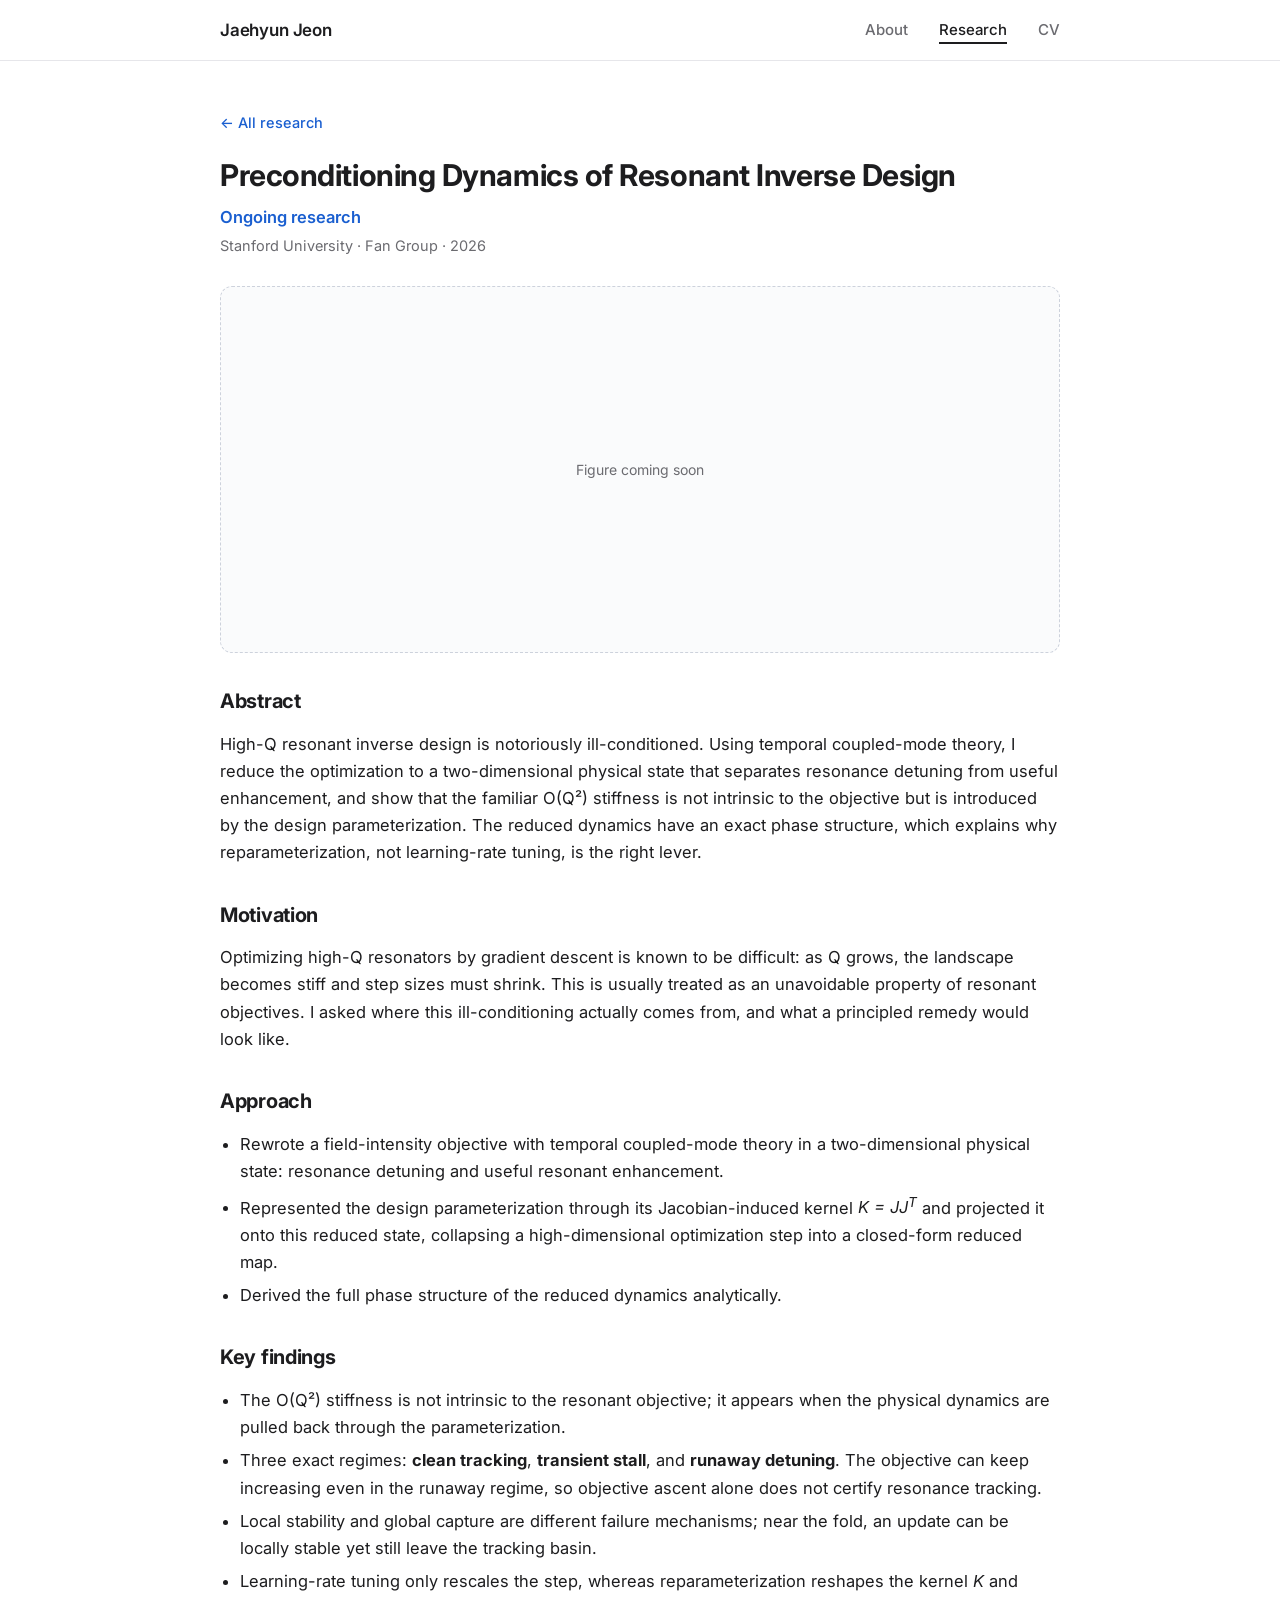
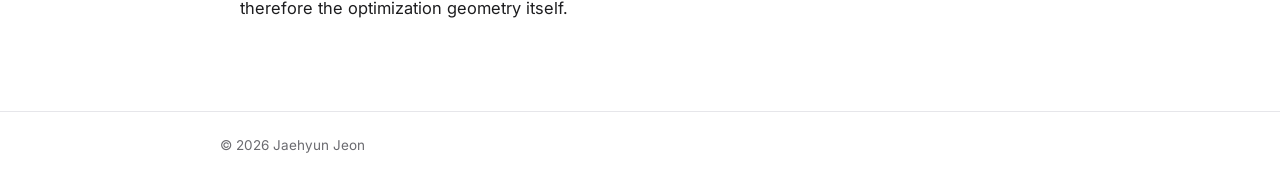
<file: projects/preconditioning.html>
<!DOCTYPE html>
<html lang="en">
<head>
<meta charset="utf-8">
<meta name="viewport" content="width=device-width, initial-scale=1">
<meta name="robots" content="noindex, nofollow">
<title>Preconditioning Dynamics of Resonant Inverse Design · Jaehyun Jeon</title>
<meta name="description" content="High-Q resonant inverse design is notoriously ill-conditioned. Using temporal coupled-mode theory, I reduce the optimization to a two-dimensional physical ">
<link rel="icon" href="../assets/img/favicon.svg" type="image/svg+xml">
<link rel="preconnect" href="https://fonts.googleapis.com"><link rel="preconnect" href="https://fonts.gstatic.com" crossorigin><link href="https://fonts.googleapis.com/css2?family=Inter:wght@400;500;600;700&display=swap" rel="stylesheet">
<link rel="stylesheet" href="../assets/css/style.css">
</head>
<body>
<header class="site-header"><div class="wrap">
  <a class="site-title" href="../index.html">Jaehyun Jeon</a>
  <nav class="nav">
    <a href="../index.html">About</a>
    <a href="../research.html" class="active">Research</a>
    <a href="../assets/Jaehyun_Jeon_CV.pdf" target="_blank" rel="noopener">CV</a>
  </nav>
</div></header>
<main><div class="wrap">

<a class="back" href="../research.html">← All research</a>
<article class="project">
  <h1>Preconditioning Dynamics of Resonant Inverse Design</h1>
  <p class="venue">Ongoing research</p>
  <p class="where">Stanford University · Fan Group · 2026</p>
  
  
  <div class="figure-ph">Figure coming soon</div>
  <h2>Abstract</h2>
  <p>High-Q resonant inverse design is notoriously ill-conditioned. Using temporal coupled-mode theory, I reduce the optimization to a two-dimensional physical state that separates resonance detuning from useful enhancement, and show that the familiar O(Q²) stiffness is not intrinsic to the objective but is introduced by the design parameterization. The reduced dynamics have an exact phase structure, which explains why reparameterization, not learning-rate tuning, is the right lever.</p>
  
<h2>Motivation</h2>
<p>Optimizing high-Q resonators by gradient descent is known to be difficult: as Q grows, the landscape becomes stiff and
step sizes must shrink. This is usually treated as an unavoidable property of resonant objectives. I asked where this
ill-conditioning actually comes from, and what a principled remedy would look like.</p>
<h2>Approach</h2>
<ul>
<li>Rewrote a field-intensity objective with temporal coupled-mode theory in a two-dimensional physical state: resonance detuning and useful resonant enhancement.</li>
<li>Represented the design parameterization through its Jacobian-induced kernel <i>K = JJ<sup>T</sup></i> and projected it onto this reduced state, collapsing a high-dimensional optimization step into a closed-form reduced map.</li>
<li>Derived the full phase structure of the reduced dynamics analytically.</li>
</ul>
<h2>Key findings</h2>
<ul>
<li>The O(Q²) stiffness is not intrinsic to the resonant objective; it appears when the physical dynamics are pulled back through the parameterization.</li>
<li>Three exact regimes: <b>clean tracking</b>, <b>transient stall</b>, and <b>runaway detuning</b>. The objective can keep increasing even in the runaway regime, so objective ascent alone does not certify resonance tracking.</li>
<li>Local stability and global capture are different failure mechanisms; near the fold, an update can be locally stable yet still leave the tracking basin.</li>
<li>Learning-rate tuning only rescales the step, whereas reparameterization reshapes the kernel <i>K</i> and therefore the optimization geometry itself.</li>
</ul>

</article>

</div></main>
<footer><div class="wrap">© 2026 Jaehyun Jeon</div></footer>
</body>
</html>
</file>
<file: assets/css/style.css>
:root {
  --text: #1d1d1f;
  --muted: #6b6b70;
  --line: #e6e6ea;
  --bg: #ffffff;
  --card: #ffffff;
  --card-hover: #f7f8fb;
  --accent: #1a5fd0;      /* blue for venue / status */
  --accent-soft: #eaf1fd;
  --maxw: 880px;
}

* { box-sizing: border-box; }

html { scroll-behavior: smooth; }

body {
  margin: 0;
  background: var(--bg);
  color: var(--text);
  font-family: "Inter", -apple-system, BlinkMacSystemFont, "Segoe UI", Roboto, "Helvetica Neue", Arial, sans-serif;
  font-size: 16.5px;
  line-height: 1.65;
  -webkit-font-smoothing: antialiased;
}

a { color: var(--accent); text-decoration: none; }
a:hover { text-decoration: underline; }

.wrap { max-width: var(--maxw); margin: 0 auto; padding: 0 20px; }

/* ---------- Header / nav ---------- */
.site-header {
  position: sticky; top: 0; z-index: 10;
  background: rgba(255,255,255,0.92);
  backdrop-filter: saturate(180%) blur(8px);
  border-bottom: 1px solid var(--line);
}
.site-header .wrap {
  display: flex; align-items: center; justify-content: space-between;
  height: 60px;
}
.site-title { font-weight: 600; font-size: 17px; color: var(--text); letter-spacing: -0.01em; }
.site-title:hover { text-decoration: none; }
.nav a {
  color: var(--muted); margin-left: 26px; font-size: 15px; font-weight: 500;
}
.nav a:hover, .nav a.active { color: var(--text); text-decoration: none; }
.nav a.active { border-bottom: 2px solid var(--text); padding-bottom: 3px; }

main { padding: 48px 0 72px; }

h1, h2, h3 { letter-spacing: -0.015em; line-height: 1.25; }
h2.section {
  font-size: 22px; font-weight: 650; margin: 56px 0 18px;
  padding-bottom: 8px; border-bottom: 1px solid var(--line);
}

/* ---------- Home: intro ---------- */
.intro { display: flex; gap: 40px; align-items: flex-start; }
.intro-text { flex: 1; min-width: 0; }
.intro h1 { font-size: 34px; margin: 0 0 4px; font-weight: 700; }
.intro .tagline { color: var(--muted); margin: 0 0 18px; font-size: 16px; }
.intro p { margin: 0 0 14px; }
.profile {
  width: 210px; height: 210px; flex: 0 0 210px;
  border-radius: 50%; object-fit: cover;
  border: 1px solid var(--line);
}
.links { display: flex; flex-wrap: wrap; gap: 8px 18px; margin-top: 18px; font-size: 15px; font-weight: 500; }

.mini-cols { display: grid; grid-template-columns: 1fr 1fr; gap: 28px; margin-top: 30px; }
.mini h3 { font-size: 13px; text-transform: uppercase; letter-spacing: 0.08em; color: var(--muted); margin: 0 0 10px; font-weight: 600; }
.mini ul { list-style: none; padding: 0; margin: 0; }
.mini li { margin-bottom: 10px; font-size: 15px; line-height: 1.45; }
.mini li .sub { display: block; color: var(--muted); font-size: 14px; }

/* ---------- Honors ---------- */
.honors { list-style: none; padding: 0; margin: 0; }
.honors li {
  display: flex; justify-content: space-between; gap: 16px;
  padding: 7px 0; border-bottom: 1px dashed var(--line); font-size: 15.5px;
}
.honors li:last-child { border-bottom: 0; }
.honors .date { color: var(--muted); white-space: nowrap; font-variant-numeric: tabular-nums; }
.honors .note { color: var(--muted); font-size: 14px; }

/* ---------- Research cards ---------- */
.page-head h1 { font-size: 30px; margin: 0 0 6px; }
.page-head p { color: var(--muted); margin: 0 0 28px; }

.cards { display: flex; flex-direction: column; gap: 16px; }
.card {
  display: flex; gap: 22px; padding: 18px;
  border: 1px solid var(--line); border-radius: 12px;
  background: var(--card); color: var(--text);
  transition: background .15s, box-shadow .15s, border-color .15s, transform .15s;
}
.card:hover {
  text-decoration: none; background: var(--card-hover);
  border-color: #d5d9e2; box-shadow: 0 4px 18px rgba(20,30,60,0.06);
  transform: translateY(-1px);
}
.card .thumb {
  width: 150px; height: 150px; flex: 0 0 150px;
  border-radius: 8px; object-fit: cover; background: #f1f2f5;
  border: 1px solid var(--line);
}
.card .body { flex: 1; min-width: 0; }
.card h3 { font-size: 18px; margin: 0 0 4px; font-weight: 650; }
.card .venue { color: var(--accent); font-weight: 600; font-size: 14.5px; margin: 0 0 2px; }
.card .where { color: var(--muted); font-size: 13.5px; margin: 0 0 8px; }
.card .abstract { font-size: 15px; color: #3a3a3f; margin: 0; line-height: 1.6; }

/* ---------- Project detail ---------- */
.back { font-size: 14.5px; font-weight: 500; display: inline-block; margin-bottom: 22px; }
.project h1 { font-size: 30px; margin: 0 0 10px; }
.project .venue { color: var(--accent); font-weight: 600; margin: 0; }
.project .where { color: var(--muted); font-size: 14.5px; margin: 2px 0 0; }
.project .authors { font-size: 15px; color: #3a3a3f; margin: 12px 0 0; }
.project .btns { margin-top: 16px; display: flex; gap: 10px; flex-wrap: wrap; }
.btn {
  display: inline-block; padding: 6px 14px; border-radius: 999px; font-size: 14px; font-weight: 600;
  background: var(--accent-soft); color: var(--accent);
}
.btn:hover { text-decoration: none; background: #dbe7fb; }
.figure-ph {
  margin: 28px 0 8px; border: 1px dashed #cdd2dc; border-radius: 12px;
  aspect-ratio: 16 / 7; display: flex; align-items: center; justify-content: center;
  color: var(--muted); background: #fafbfc; font-size: 14px;
}
figure { margin: 28px 0 8px; }
figure img { width: 100%; border-radius: 10px; border: 1px solid var(--line); }
figcaption { color: var(--muted); font-size: 14px; margin-top: 8px; }
.project h2 { font-size: 20px; margin: 36px 0 10px; }
.project ul { padding-left: 20px; }
.project li { margin-bottom: 6px; }

/* ---------- Footer ---------- */
footer { border-top: 1px solid var(--line); color: var(--muted); font-size: 13.5px; padding: 22px 0 40px; }

/* ---------- Mobile ---------- */
@media (max-width: 680px) {
  body { font-size: 16px; }
  .nav a { margin-left: 16px; }
  main { padding-top: 32px; }
  .intro { flex-direction: column-reverse; align-items: center; gap: 22px; }
  .intro-text { width: 100%; }
  .profile { width: 150px; height: 150px; flex-basis: auto; }
  .mini-cols { grid-template-columns: 1fr; gap: 18px; }
  .card { gap: 14px; padding: 14px; }
  .card .thumb { width: 92px; height: 92px; flex-basis: 92px; }
  .card h3 { font-size: 16.5px; }
  .card .abstract { display: -webkit-box; -webkit-line-clamp: 4; -webkit-box-orient: vertical; overflow: hidden; }
  .honors li { flex-direction: column; gap: 0; }
}
</file>
